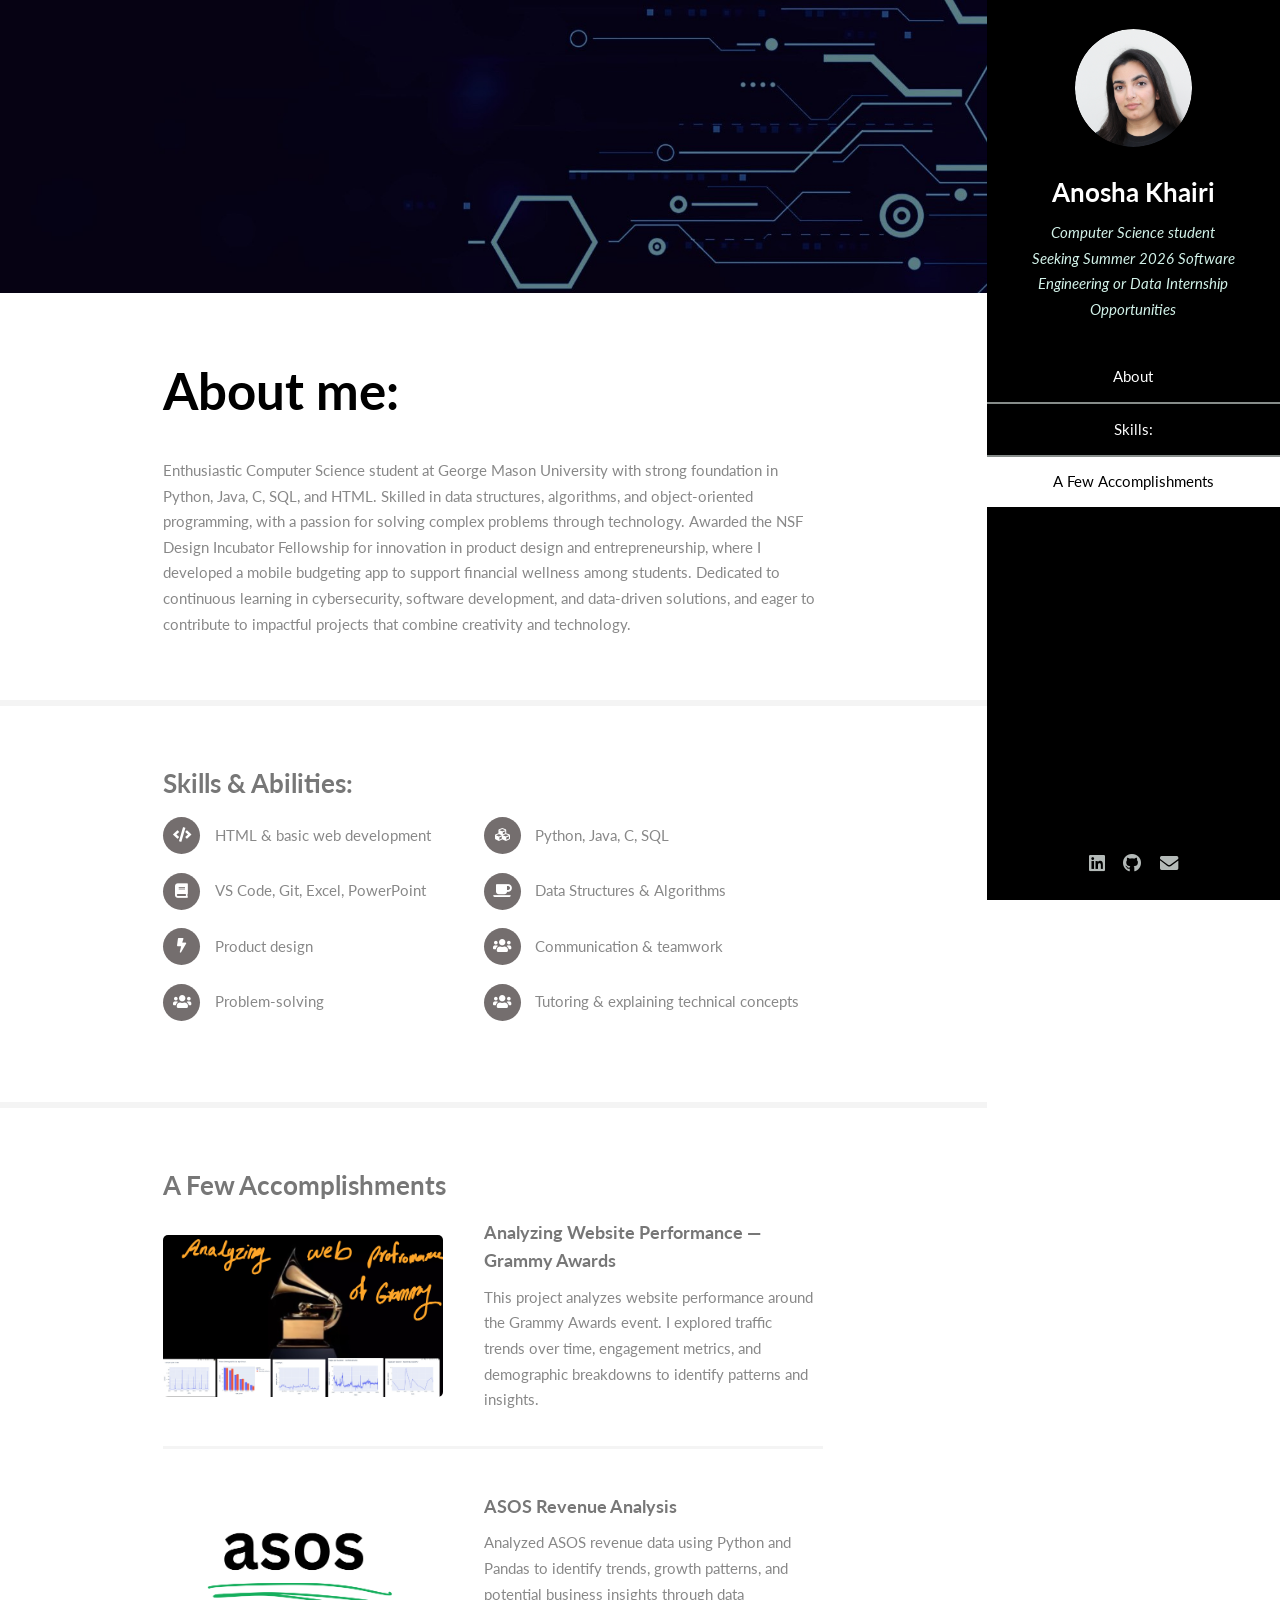
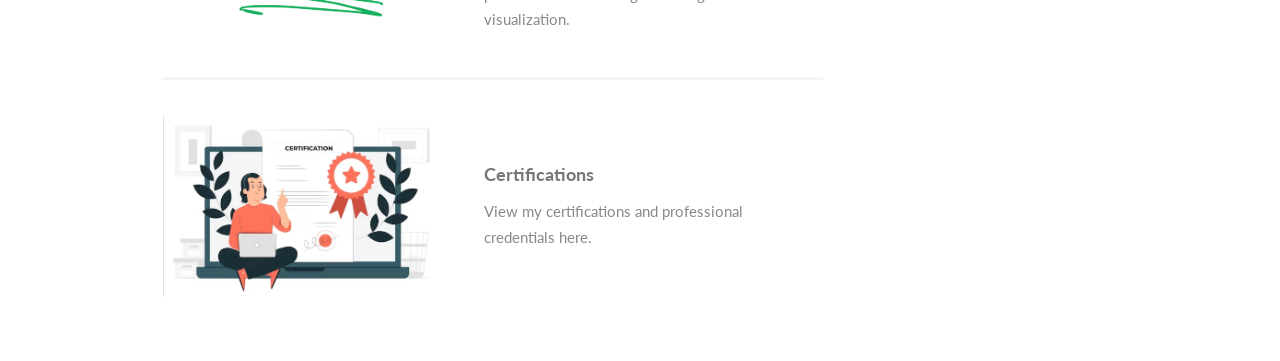
<file: index.html>
<!DOCTYPE HTML>

<html>
	<head>
		<title>Read Only by HTML5 UP</title>
		<meta charset="utf-8" />
		<meta name="viewport" content="width=device-width, initial-scale=1, user-scalable=no" />
		<link rel="stylesheet" href="assets/css/main.css" />
	</head>
	<body class="is-preload">

		<!-- Header -->
			<section id="header">
				<header>
					<span class="image avatar"><img src="images/avatar.jpg" alt="" /></span>
					<h1 id="logo"><a href="#">Anosha Khairi</a></h1>
					<p>Computer Science student<br />
					Seeking Summer 2026 Software Engineering or Data Internship Opportunities</p>
				</header>
				<nav id="nav">
					<ul>
						<li><a href="#main" class="active">About</a></li>
						<li><a href="#Skills">Skills: </a></li>
						<li><a href="#Accomplishments">A Few Accomplishments</a></li>
						
					</ul>
				</nav>
				<footer>
					<ul class="icons">
						<li><a href="https://www.linkedin.com/in/anosha-k-/" class="icon brands fa-linkedin"><span class="label">linkedin</span></a></li>
						<li><a href="https://github.com/Ankh20" class="icon brands fa-github"><span class="label">Github</span></a></li>
						<li><a href="mailto:Anosha.khairi.f@gmail.com" class="icon solid fa-envelope"><span class="label">Email</span></a></li>
					</ul>
				</footer>
			</section>

		<!-- Wrapper -->
			<div id="wrapper">

				<!-- Main -->
					<div id="main">

						<!-- One -->
							<section id="main">
								<div href = "https://limey.io/anoshakhairi"class="image main" data-position="center">
									<img src="images/banner.jpg" alt="" />
								</div>
								<div class="container">
									<header class="major">
										<h2>About me: </h2>
										
										
									</header>
									<p>Enthusiastic Computer Science student at George Mason University with strong foundation in Python, Java, C, SQL, and HTML. Skilled in data structures, algorithms, and object-oriented programming, with a passion for solving complex problems through technology. Awarded the NSF Design Incubator Fellowship for innovation in product design and entrepreneurship, where I developed a mobile budgeting app to support financial wellness among students. Dedicated to continuous learning in cybersecurity, software development, and data-driven solutions, and eager to contribute to impactful projects that combine creativity and technology.</p>
								</div>
							</section>

						<!-- Two -->
							<section id="Skills">
								<div class="container">
									<h3>Skills & Abilities: </h3>
									<ul class="feature-icons">
										<li class="icon solid fa-code">HTML & basic web development</li>
										<li class="icon solid fa-cubes">Python, Java, C, SQL</li>
										<li class="icon solid fa-book">VS Code, Git, Excel, PowerPoint</li>
										<li class="icon solid fa-coffee">Data Structures & Algorithms</li>
										<li class="icon solid fa-bolt">Product design</li>
										<li class="icon solid fa-users">Communication & teamwork</li>
										<li class="icon solid fa-users">Problem-solving</li>
										<li class="icon solid fa-users">Tutoring & explaining technical concepts</li>
									</ul>
								</div>
							</section>

						<!-- Three -->
							<section id="Accomplishments">
								<div class="container">
									<h3>A Few Accomplishments <br /> </h3>
									
									<div class="features">
										<article>
											<a href="projects/grammys-analysis.html" class="image"><img src="images/grammyWeb.png" alt="" /></a>
											<div class="inner">
												<h4>Analyzing Website Performance — Grammy Awards</h4>
												<p>This project analyzes website performance around the Grammy Awards event. I explored traffic trends over time, engagement metrics, and demographic breakdowns to identify patterns and insights.</p>
												</div>

										</article>
										
										<article>
											<a href="projects/asos-revenue-analysis.html" class="image"><img src="images/asosAnalysProj.png" alt=""></a>
											<div class="inner">
												<h4>ASOS Revenue Analysis</h4>
												<p> Analyzed ASOS revenue data using Python and Pandas to identify trends, growth patterns, and potential business insights through data visualization.</p>
											</div>
										</article>
										<article>
											<a href="projects/Certifications.html" class="image">
                                            <img src="images/Certifications.jpeg" alt="Certifications" />
                                            </a>
											<div class="inner">
												<h4>Certifications</h4>
												<p>View my certifications and professional credentials here.</p>
											</div>
										</article>
									</div>
								</div>
							</section>
					</div>
			</div>


		<!-- Scripts -->
			<script src="assets/js/jquery.min.js"></script>
			<script src="assets/js/jquery.scrollex.min.js"></script>
			<script src="assets/js/jquery.scrolly.min.js"></script>
			<script src="assets/js/browser.min.js"></script>
			<script src="assets/js/breakpoints.min.js"></script>
			<script src="assets/js/util.js"></script>
			<script src="assets/js/main.js"></script>

	</body>

</html>
</file>
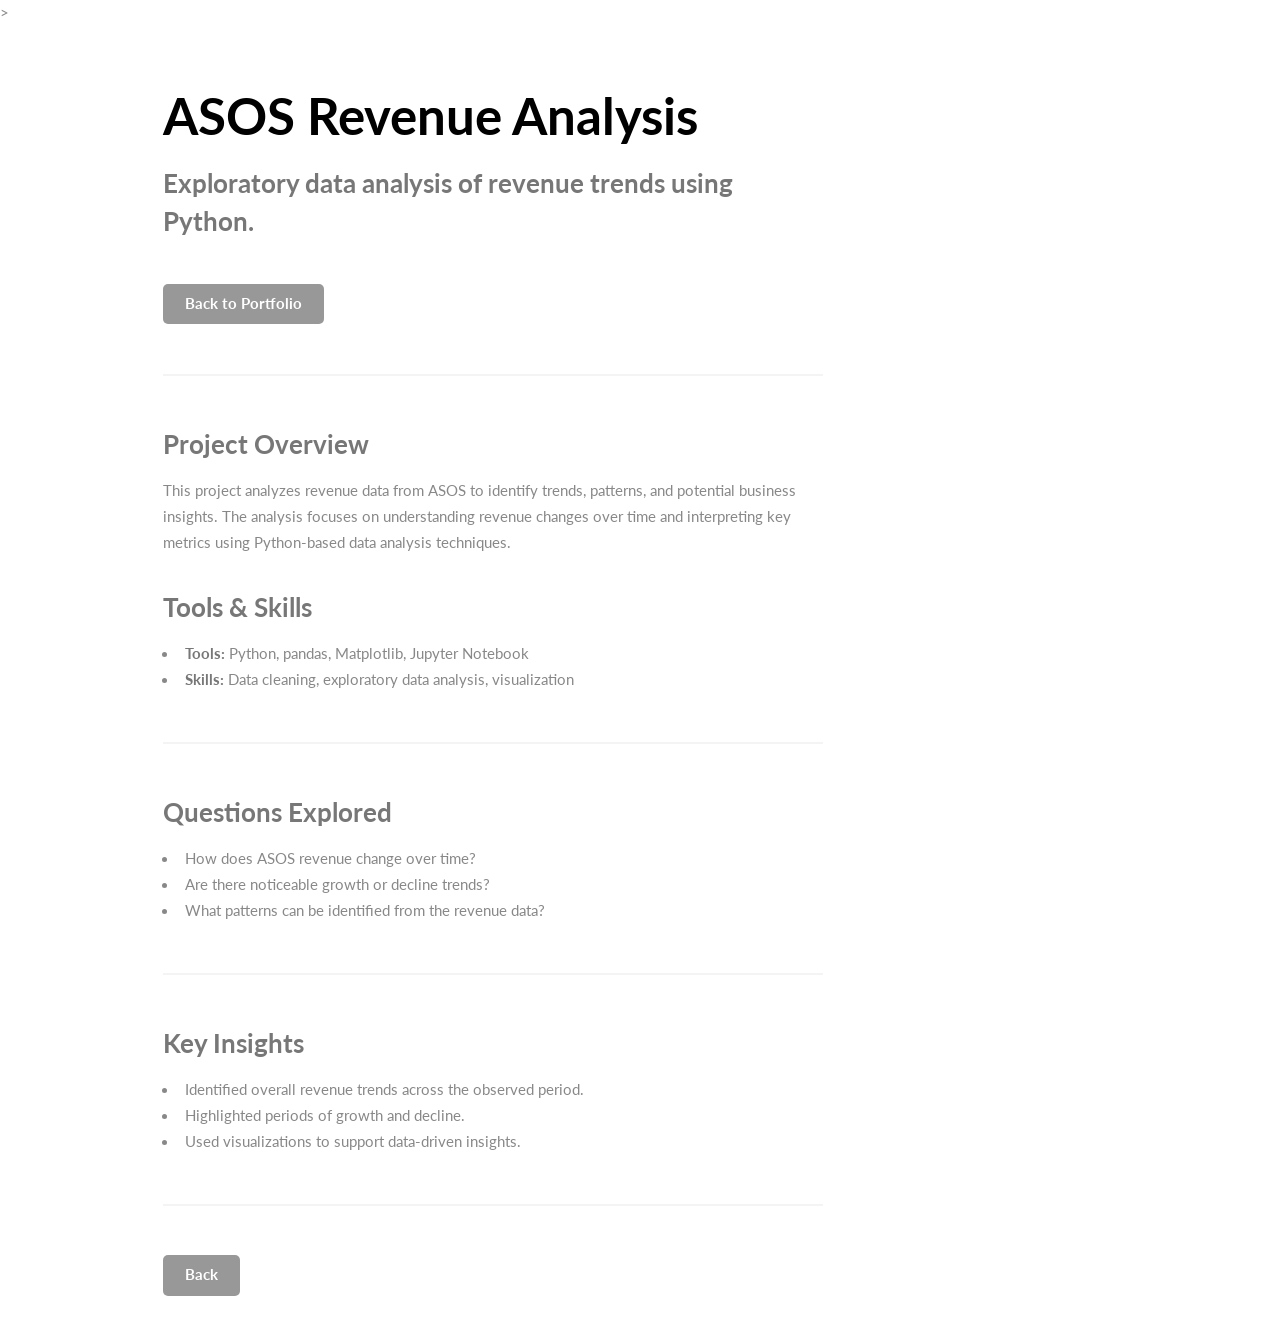
<file: projects/asos-revenue-analysis.html>
<!DOCTYPE HTML>
<html>
    <head>
        <title> ASOS Revenue Analysis | Anosha Khairi </title>>
        <meta charset="utf-8"/>
        <meta name = "viewport" content = "width = device-width, initial-scale =1 , user-scalable = no" />
        <link rel = "stylesheet" href = "../assets/css/main.css" />
    </head>

    <body class = "is-preload">
        <div id="wrapper">
            <div id = "main">
                <section class = "container" style = "padding-top: 3.5em;">

                    <header class = "major">
                        <h2>ASOS Revenue Analysis</h2>
                        <p>Exploratory data analysis of revenue trends using Python.</p>
                    </header>

                    <!---button-->
                    <ul class="actions">

                        <li>
                        <a class = "button"href = "../index.html#projects">
                            Back to Portfolio
                        </a>
                        </li>
                    </ul>

                    <hr class="major"/>

                    <h3> Project Overview</h3>
                    <p>This project analyzes revenue data from ASOS to identify trends,
                    patterns, and potential business insights. The analysis focuses on
                    understanding revenue changes over time and interpreting key metrics
                    using Python-based data analysis techniques.
                    </p>


                    <h3> Tools & Skills</h3>
                    <ul>
                        <li><strong>Tools: </strong> Python, pandas, Matplotlib, Jupyter Notebook</li>
                        <li><strong>Skills:</strong> Data cleaning, exploratory data analysis, visualization</li>
                    </ul>

                    <hr class="major" />

                    <h3> Questions Explored</h3>
                    <ul>
                        <li>How does ASOS revenue change over time?</li>
                        <li>Are there noticeable growth or decline trends?</li>
                        <li>What patterns can be identified from the revenue data?</li>
                    </ul>

                    <hr class="major" />


                    <h3>Key Insights</h3>
                    <ul>
                        <li>Identified overall revenue trends across the observed period.</li>
                        <li>Highlighted periods of growth and decline.</li>
                        <li>Used visualizations to support data-driven insights.</li>
                    </ul>

                    <hr class="major" >

                    <ul class="actions">


                        <li>
                            <a class = "button" href="../index.html#projects"> Back</a>
                        </li>
                    </ul>

                </section>
            </div>
        </div>
        <script src="../assets/js/jquery.min.js"></script>
        <script src="../assets/js/jquery.scrollex.min.js"></script>
        <script src="../assets/js/jquery.scrolly.min.js"></script>
        <script src="../assets/js/browser.min.js"></script>
        <script src="../assets/js/breakpoints.min.js"></script>
        <script src="../assets/js/util.js"></script>
        <script src="../assets/js/main.js"></script>
    </body>
</html>
</file>
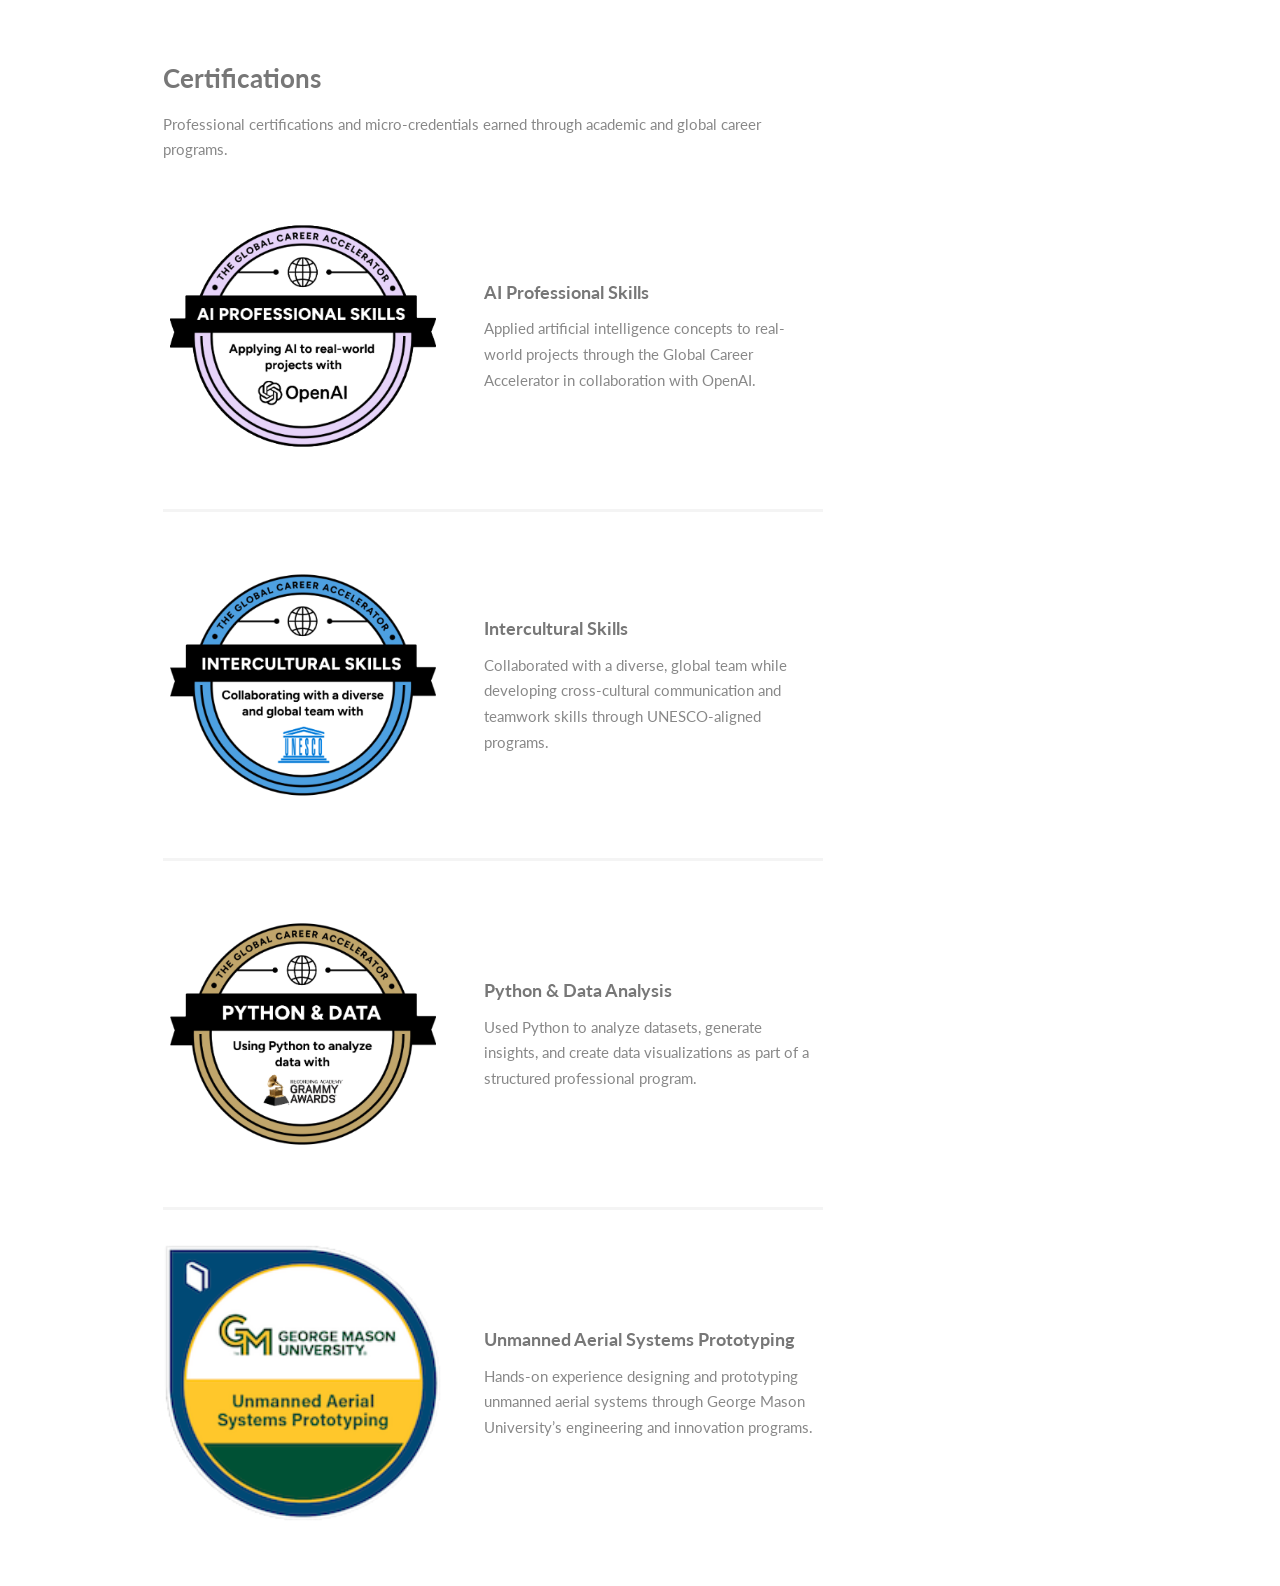
<file: projects/Certifications.html>
<!DOCTYPE HTML>
<html>
<head>
    <title>Certifications - Anosha Khairi</title>
    <meta charset="utf-8" />
    <meta name="viewport" content="width=device-width, initial-scale=1, user-scalable=no" />
    <link rel="stylesheet" href="../assets/css/main.css" />
</head>
<body class="is-preload">

    <div id="wrapper">
        <div id="main">
            <section id="three">
                <div class="container">
                    <h3>Certifications</h3>
                    <p>
                        Professional certifications and micro-credentials earned through academic
                        and global career programs.
                    </p>

                    <div class="features">

                        <article>
                            <span class="image">
                                <img src="../images/AIProfessional.png" alt="AI Professional Skills Certification" />
                            </span>
                            <div class="inner">
                                <h4>AI Professional Skills</h4>
                                <p>
                                    Applied artificial intelligence concepts to real-world projects
                                    through the Global Career Accelerator in collaboration with OpenAI.
                                </p>
                            </div>
                        </article>

                        <article>
                            <span class="image">
                                <img src="../images/InterculturalSkills.png" alt="Intercultural Skills Certification" />
                            </span>
                            <div class="inner">
                                <h4>Intercultural Skills</h4>
                                <p>
                                    Collaborated with a diverse, global team while developing
                                    cross-cultural communication and teamwork skills through UNESCO-aligned programs.
                                </p>
                            </div>
                        </article>

                        <article>
                            <span class="image">
                                <img src="../images/python&Data.png" alt="Python and Data Analysis Certification" />
                            </span>
                            <div class="inner">
                                <h4>Python &amp; Data Analysis</h4>
                                <p>
                                    Used Python to analyze datasets, generate insights, and create
                                    data visualizations as part of a structured professional program.
                                </p>
                            </div>
                        </article>

                        <article>
                            <span class="image">
                                <img src="../images/unmanned-aerial-systems-prototyping.png" alt="Unmanned Aerial Systems Prototyping Certification" />
                            </span>
                            <div class="inner">
                                <h4>Unmanned Aerial Systems Prototyping</h4>
                                <p>
                                    Hands-on experience designing and prototyping unmanned aerial systems
                                    through George Mason University’s engineering and innovation programs.
                                </p>
                            </div>
                        </article>

                    </div>
                </div>
            </section>
        </div>
    </div>

    <script src="../assets/js/jquery.min.js"></script>
    <script src="../assets/js/jquery.scrollex.min.js"></script>
    <script src="../assets/js/jquery.scrolly.min.js"></script>
    <script src="../assets/js/browser.min.js"></script>
    <script src="../assets/js/breakpoints.min.js"></script>
    <script src="../assets/js/util.js"></script>
    <script src="../assets/js/main.js"></script>

</body>
</html>
</file>
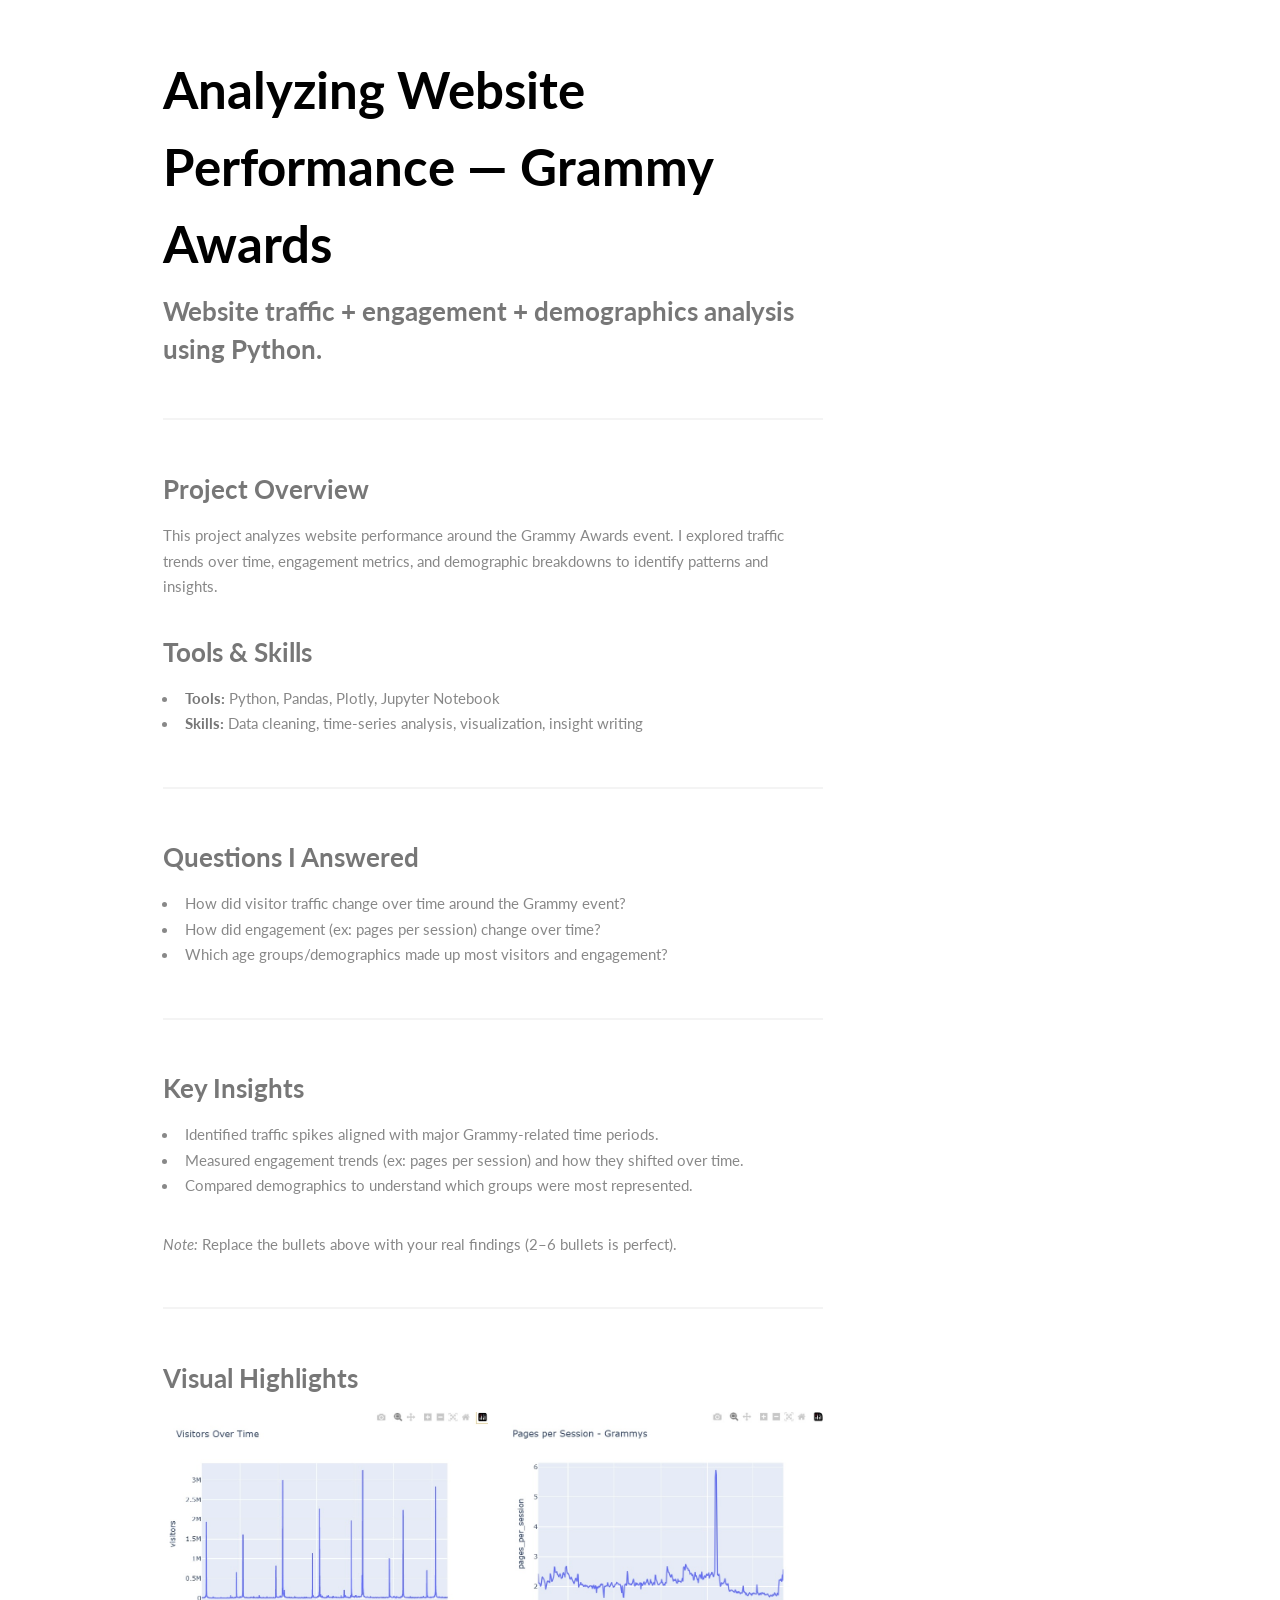
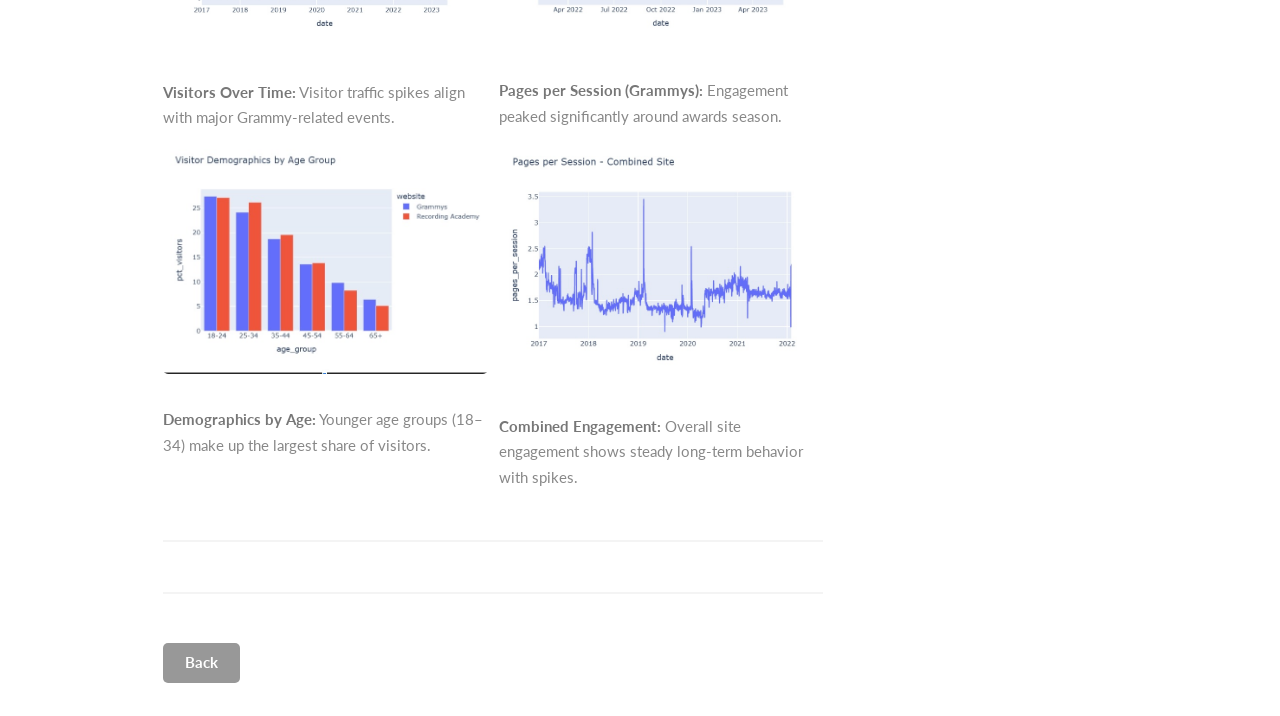
<file: projects/grammys-analysis.html>
<!DOCTYPE HTML>
<!--
  Project Detail Page (matches HTML5UP Read Only look)
-->
<html>
  <head>
    <title>Grammys Website Performance Analysis | Anosha Khairi</title>
    <meta charset="utf-8" />
    <meta name="viewport" content="width=device-width, initial-scale=1, user-scalable=no" />
    <!-- IMPORTANT: path goes up one level because this page is inside /projects/ -->
    <link rel="stylesheet" href="../assets/css/main.css" />
  </head>

  <body class="is-preload">
    <!-- Wrapper -->
    <div id="wrapper">

      <!-- Main -->
      <div id="main">
        <section class="container" style="padding-top: 3.5em;">
          <header class="major">
            <h2>Analyzing Website Performance — Grammy Awards</h2>
            <p>Website traffic + engagement + demographics analysis using Python.</p>
          </header>

          <!-- Quick buttons -->

          <hr class="major" />

          <!-- Overview -->
          <h3>Project Overview</h3>
          <p>
            This project analyzes website performance around the Grammy Awards event.
            I explored traffic trends over time, engagement metrics, and demographic breakdowns
            to identify patterns and insights.
          </p>

          <h3>Tools & Skills</h3>
          <ul>
            <li><strong>Tools:</strong> Python, Pandas, Plotly, Jupyter Notebook</li>
            <li><strong>Skills:</strong> Data cleaning, time-series analysis, visualization, insight writing</li>
          </ul>

          <hr class="major" />

          <!-- Questions -->
          <h3>Questions I Answered</h3>
          <ul>
            <li>How did visitor traffic change over time around the Grammy event?</li>
            <li>How did engagement (ex: pages per session) change over time?</li>
            <li>Which age groups/demographics made up most visitors and engagement?</li>
          </ul>

          <hr class="major" />

          <!-- Key Insights -->
          <h3>Key Insights</h3>
          <ul>
            <li>Identified traffic spikes aligned with major Grammy-related time periods.</li>
            <li>Measured engagement trends (ex: pages per session) and how they shifted over time.</li>
            <li>Compared demographics to understand which groups were most represented.</li>
          </ul>

          <p style="margin-top: 1em;">
            <em>Note:</em> Replace the bullets above with your real findings (2–6 bullets is perfect).
          </p>

          <hr class="major" />

          <!-- Screenshots / Visuals -->
          <h3>Visual Highlights</h3>
          <div class="row gtr-50 gtr-uniform">
            <div class="col-6 col-12-small">
              <span class="image fit">
                <img src="../images/visitorOvertime.jpg" alt="Visitors over time chart" />
              </span>
              <p><strong>Visitors Over Time:</strong> Visitor traffic spikes align with major Grammy-related events.</p>
            </div>

            <div class="col-6 col-12-small">
              <span class="image fit">
                <img src="../images/perSessionGrammy.jpg" alt="Pages per session - Grammys" />
              </span>
              <p><strong>Pages per Session (Grammys):</strong> Engagement peaked significantly around awards season.</p>
            </div>

            <div class="col-6 col-12-small">
              <span class="image fit">
                <img src="../images/visitorByAge.JPG" alt="Visitor demographics by age group" />
              </span>
              <p><strong>Demographics by Age:</strong> Younger age groups (18–34) make up the largest share of visitors.</p>
            </div>

            <div class="col-6 col-12-small">
              <span class="image fit">
                <img src="../images/perSessionCombined.jpg" alt="Pages per session - Combined site" />
              </span>
              <p><strong>Combined Engagement:</strong> Overall site engagement shows steady long-term behavior with spikes.</p>
            </div>
          </div>

          <hr class="major" />



          <hr class="major" />

          <!-- Footer buttons again -->
          <ul class="actions">
            </li>
            <li><a class="button" href="../index.html#projects">Back</a></li>
          </ul>

        </section>
      </div>
    </div>

    <!-- Scripts (same as template) -->
    <script src="../assets/js/jquery.min.js"></script>
    <script src="../assets/js/jquery.scrollex.min.js"></script>
    <script src="../assets/js/jquery.scrolly.min.js"></script>
    <script src="../assets/js/browser.min.js"></script>
    <script src="../assets/js/breakpoints.min.js"></script>
    <script src="../assets/js/util.js"></script>
    <script src="../assets/js/main.js"></script>
  </body>
</html>
</file>
<file: assets/css/main.css>
@import url("fontawesome-all.min.css");
@import url("https://fonts.googleapis.com/css?family=Lato:400,400italic,700,700italic|Source+Code+Pro:400");

/*
	Read Only by HTML5 UP
	html5up.net | @ajlkn
	Free for personal and commercial use under the CCA 3.0 license (html5up.net/license)
*/

html, body, div, span, applet, object,
iframe, h1, h2, h3, h4, h5, h6, p, blockquote,
pre, a, abbr, acronym, address, big, cite,
code, del, dfn, em, img, ins, kbd, q, s, samp,
small, strike, strong, sub, sup, tt, var, b,
u, i, center, dl, dt, dd, ol, ul, li, fieldset,
form, label, legend, table, caption, tbody,
tfoot, thead, tr, th, td, article, aside,
canvas, details, embed, figure, figcaption,
footer, header, hgroup, menu, nav, output, ruby,
section, summary, time, mark, audio, video {
	margin: 0;
	padding: 0;
	border: 0;
	font-size: 100%;
	font: inherit;
	vertical-align: baseline;}

article, aside, details, figcaption, figure,
footer, header, hgroup, menu, nav, section {
	display: block;}

body {
	line-height: 1;
}

ol, ul {
	list-style: none;
}

blockquote, q {
	quotes: none;
}

	blockquote:before, blockquote:after, q:before, q:after {
		content: '';
		content: none;
	}

table {
	border-collapse: collapse;
	border-spacing: 0;
}

body {
	-webkit-text-size-adjust: none;
}

mark {
	background-color: transparent;
	color: inherit;
}

input::-moz-focus-inner {
	border: 0;
	padding: 0;
}

input, select, textarea {
	-moz-appearance: none;
	-webkit-appearance: none;
	-ms-appearance: none;
	appearance: none;
}

/* Basic */

	html {
		box-sizing: border-box;
	}

	*, *:before, *:after {
		box-sizing: inherit;
	}

	body {
		background: #fff;
	}

		body.is-preload *, body.is-preload *:before, body.is-preload *:after {
			-moz-animation: none !important;
			-webkit-animation: none !important;
			-ms-animation: none !important;
			animation: none !important;
			-moz-transition: none !important;
			-webkit-transition: none !important;
			-ms-transition: none !important;
			transition: none !important;
		}

	body, input, select, textarea {
		color: #888;
		font-family: "Lato", sans-serif;
		font-size: 16pt;
		font-weight: 400;
		line-height: 1.75em;
	}

	a {
		-moz-transition: color 0.2s ease-in-out, border-color 0.2s ease-in-out;
		-webkit-transition: color 0.2s ease-in-out, border-color 0.2s ease-in-out;
		-ms-transition: color 0.2s ease-in-out, border-color 0.2s ease-in-out;
		transition: color 0.2s ease-in-out, border-color 0.2s ease-in-out;
		border-bottom: solid 1px #e4e4e4;
		color: inherit;
		text-decoration: none;
	}

		a:hover {
			border-bottom-color: transparent;
			color: #000000 !important;
		}

	strong, b {
		color: #777;
		font-weight: 700;
	}

	em, i {
		font-style: italic;
	}

	p {
		margin: 0 0 2.25em 0;
	}

	h1, h2, h3, h4, h5, h6 {
		color: #777;
		font-weight: 700;
		line-height: 1em;
		margin: 0 0 0.5625em 0;
	}

		h1 a, h2 a, h3 a, h4 a, h5 a, h6 a {
			border: 0;
			color: inherit;
			text-decoration: none;
		}

	h2 {
		font-size: 2em;
		line-height: 1.5em;
	}

	h3 {
		font-size: 1.75em;
		line-height: 1.5em;
	}

	h4 {
		font-size: 1.25em;
		line-height: 1.5em;
	}

	h5 {
		font-size: 0.9em;
		line-height: 1.5em;
	}

	h6 {
		font-size: 0.7em;
		line-height: 1.5em;
	}

	sub {
		font-size: 0.8em;
		position: relative;
		top: 0.5em;
	}

	sup {
		font-size: 0.8em;
		position: relative;
		top: -0.5em;
	}

	hr {
		border: 0;
		border-bottom: solid 2px #f4f4f4;
		margin: 2.25em 0;
	}

		hr.major {
			margin: 3.375em 0;
		}

	blockquote {
		border-left: solid 8px #e4e4e4;
		font-style: italic;
		margin: 0 0 2.25em 0;
		padding: 0.5em 0 0.5em 2em;
	}

	code {
		background: #555;
		border-radius: 5px;
		color: #fff;
		font-family: "Source Code Pro", monospace;
		font-size: 0.9em;
		margin: 0 0.25em;
		padding: 0.25em 0.65em;
	}

	pre {
		font-family: "Source Code Pro", monospace;
		font-size: 0.9em;
		margin: 0 0 2.25em 0;
	}

		pre code {
			-webkit-overflow-scrolling: touch;
			display: block;
			line-height: 1.5em;
			overflow-x: auto;
			padding: 1em 1.5em;
		}

	.align-left {
		text-align: left;
	}

	.align-center {
		text-align: center;
	}

	.align-right {
		text-align: right;
	}

/* Row */

	.row {
		display: flex;
		flex-wrap: wrap;
		box-sizing: border-box;
		align-items: stretch;
	}

		.row > * {
			box-sizing: border-box;
		}

		.row.gtr-uniform > * > :last-child {
			margin-bottom: 0;
		}

		.row.aln-left {
			justify-content: flex-start;
		}

		.row.aln-center {
			justify-content: center;
		}

		.row.aln-right {
			justify-content: flex-end;
		}

		.row.aln-top {
			align-items: flex-start;
		}

		.row.aln-middle {
			align-items: center;
		}

		.row.aln-bottom {
			align-items: flex-end;
		}

		.row > .imp {
			order: -1;
		}

		.row > .col-1 {
			width: 8.33333%;
		}

		.row > .off-1 {
			margin-left: 8.33333%;
		}

		.row > .col-2 {
			width: 16.66667%;
		}

		.row > .off-2 {
			margin-left: 16.66667%;
		}

		.row > .col-3 {
			width: 25%;
		}

		.row > .off-3 {
			margin-left: 25%;
		}

		.row > .col-4 {
			width: 33.33333%;
		}

		.row > .off-4 {
			margin-left: 33.33333%;
		}

		.row > .col-5 {
			width: 41.66667%;
		}

		.row > .off-5 {
			margin-left: 41.66667%;
		}

		.row > .col-6 {
			width: 50%;
		}

		.row > .off-6 {
			margin-left: 50%;
		}

		.row > .col-7 {
			width: 58.33333%;
		}

		.row > .off-7 {
			margin-left: 58.33333%;
		}

		.row > .col-8 {
			width: 66.66667%;
		}

		.row > .off-8 {
			margin-left: 66.66667%;
		}

		.row > .col-9 {
			width: 75%;
		}

		.row > .off-9 {
			margin-left: 75%;
		}

		.row > .col-10 {
			width: 83.33333%;
		}

		.row > .off-10 {
			margin-left: 83.33333%;
		}

		.row > .col-11 {
			width: 91.66667%;
		}

		.row > .off-11 {
			margin-left: 91.66667%;
		}

		.row > .col-12 {
			width: 100%;
		}

		.row > .off-12 {
			margin-left: 100%;
		}

		.row.gtr-0 {
			margin-top: 0;
			margin-left: 0em;
		}

			.row.gtr-0 > * {
				padding: 0 0 0 0em;
			}

			.row.gtr-0.gtr-uniform {
				margin-top: 0em;
			}

				.row.gtr-0.gtr-uniform > * {
					padding-top: 0em;
				}

		.row.gtr-25 {
			margin-top: 0;
			margin-left: -0.5em;
		}

			.row.gtr-25 > * {
				padding: 0 0 0 0.5em;
			}

			.row.gtr-25.gtr-uniform {
				margin-top: -0.5em;
			}

				.row.gtr-25.gtr-uniform > * {
					padding-top: 0.5em;
				}

		.row.gtr-50 {
			margin-top: 0;
			margin-left: -1em;
		}

			.row.gtr-50 > * {
				padding: 0 0 0 1em;
			}

			.row.gtr-50.gtr-uniform {
				margin-top: -1em;
			}

				.row.gtr-50.gtr-uniform > * {
					padding-top: 1em;
				}

		.row {
			margin-top: 0;
			margin-left: -2em;
		}

			.row > * {
				padding: 0 0 0 2em;
			}

			.row.gtr-uniform {
				margin-top: -2em;
			}

				.row.gtr-uniform > * {
					padding-top: 2em;
				}

		.row.gtr-150 {
			margin-top: 0;
			margin-left: -3em;
		}

			.row.gtr-150 > * {
				padding: 0 0 0 3em;
			}

			.row.gtr-150.gtr-uniform {
				margin-top: -3em;
			}

				.row.gtr-150.gtr-uniform > * {
					padding-top: 3em;
				}

		.row.gtr-200 {
			margin-top: 0;
			margin-left: -4em;
		}

			.row.gtr-200 > * {
				padding: 0 0 0 4em;
			}

			.row.gtr-200.gtr-uniform {
				margin-top: -4em;
			}

				.row.gtr-200.gtr-uniform > * {
					padding-top: 4em;
				}

		@media screen and (max-width: 1680px) {

			.row {
				display: flex;
				flex-wrap: wrap;
				box-sizing: border-box;
				align-items: stretch;
			}

				.row > * {
					box-sizing: border-box;
				}

				.row.gtr-uniform > * > :last-child {
					margin-bottom: 0;
				}

				.row.aln-left {
					justify-content: flex-start;
				}

				.row.aln-center {
					justify-content: center;
				}

				.row.aln-right {
					justify-content: flex-end;
				}

				.row.aln-top {
					align-items: flex-start;
				}

				.row.aln-middle {
					align-items: center;
				}

				.row.aln-bottom {
					align-items: flex-end;
				}

				.row > .imp-xlarge {
					order: -1;
				}

				.row > .col-1-xlarge {
					width: 8.33333%;
				}

				.row > .off-1-xlarge {
					margin-left: 8.33333%;
				}

				.row > .col-2-xlarge {
					width: 16.66667%;
				}

				.row > .off-2-xlarge {
					margin-left: 16.66667%;
				}

				.row > .col-3-xlarge {
					width: 25%;
				}

				.row > .off-3-xlarge {
					margin-left: 25%;
				}

				.row > .col-4-xlarge {
					width: 33.33333%;
				}

				.row > .off-4-xlarge {
					margin-left: 33.33333%;
				}

				.row > .col-5-xlarge {
					width: 41.66667%;
				}

				.row > .off-5-xlarge {
					margin-left: 41.66667%;
				}

				.row > .col-6-xlarge {
					width: 50%;
				}

				.row > .off-6-xlarge {
					margin-left: 50%;
				}

				.row > .col-7-xlarge {
					width: 58.33333%;
				}

				.row > .off-7-xlarge {
					margin-left: 58.33333%;
				}

				.row > .col-8-xlarge {
					width: 66.66667%;
				}

				.row > .off-8-xlarge {
					margin-left: 66.66667%;
				}

				.row > .col-9-xlarge {
					width: 75%;
				}

				.row > .off-9-xlarge {
					margin-left: 75%;
				}

				.row > .col-10-xlarge {
					width: 83.33333%;
				}

				.row > .off-10-xlarge {
					margin-left: 83.33333%;
				}

				.row > .col-11-xlarge {
					width: 91.66667%;
				}

				.row > .off-11-xlarge {
					margin-left: 91.66667%;
				}

				.row > .col-12-xlarge {
					width: 100%;
				}

				.row > .off-12-xlarge {
					margin-left: 100%;
				}

				.row.gtr-0 {
					margin-top: 0;
					margin-left: 0em;
				}

					.row.gtr-0 > * {
						padding: 0 0 0 0em;
					}

					.row.gtr-0.gtr-uniform {
						margin-top: 0em;
					}

						.row.gtr-0.gtr-uniform > * {
							padding-top: 0em;
						}

				.row.gtr-25 {
					margin-top: 0;
					margin-left: -0.5em;
				}

					.row.gtr-25 > * {
						padding: 0 0 0 0.5em;
					}

					.row.gtr-25.gtr-uniform {
						margin-top: -0.5em;
					}

						.row.gtr-25.gtr-uniform > * {
							padding-top: 0.5em;
						}

				.row.gtr-50 {
					margin-top: 0;
					margin-left: -1em;
				}

					.row.gtr-50 > * {
						padding: 0 0 0 1em;
					}

					.row.gtr-50.gtr-uniform {
						margin-top: -1em;
					}

						.row.gtr-50.gtr-uniform > * {
							padding-top: 1em;
						}

				.row {
					margin-top: 0;
					margin-left: -2em;
				}

					.row > * {
						padding: 0 0 0 2em;
					}

					.row.gtr-uniform {
						margin-top: -2em;
					}

						.row.gtr-uniform > * {
							padding-top: 2em;
						}

				.row.gtr-150 {
					margin-top: 0;
					margin-left: -3em;
				}

					.row.gtr-150 > * {
						padding: 0 0 0 3em;
					}

					.row.gtr-150.gtr-uniform {
						margin-top: -3em;
					}

						.row.gtr-150.gtr-uniform > * {
							padding-top: 3em;
						}

				.row.gtr-200 {
					margin-top: 0;
					margin-left: -4em;
				}

					.row.gtr-200 > * {
						padding: 0 0 0 4em;
					}

					.row.gtr-200.gtr-uniform {
						margin-top: -4em;
					}

						.row.gtr-200.gtr-uniform > * {
							padding-top: 4em;
						}

		}

		@media screen and (max-width: 1280px) {

			.row {
				display: flex;
				flex-wrap: wrap;
				box-sizing: border-box;
				align-items: stretch;
			}

				.row > * {
					box-sizing: border-box;
				}

				.row.gtr-uniform > * > :last-child {
					margin-bottom: 0;
				}

				.row.aln-left {
					justify-content: flex-start;
				}

				.row.aln-center {
					justify-content: center;
				}

				.row.aln-right {
					justify-content: flex-end;
				}

				.row.aln-top {
					align-items: flex-start;
				}

				.row.aln-middle {
					align-items: center;
				}

				.row.aln-bottom {
					align-items: flex-end;
				}

				.row > .imp-large {
					order: -1;
				}

				.row > .col-1-large {
					width: 8.33333%;
				}

				.row > .off-1-large {
					margin-left: 8.33333%;
				}

				.row > .col-2-large {
					width: 16.66667%;
				}

				.row > .off-2-large {
					margin-left: 16.66667%;
				}

				.row > .col-3-large {
					width: 25%;
				}

				.row > .off-3-large {
					margin-left: 25%;
				}

				.row > .col-4-large {
					width: 33.33333%;
				}

				.row > .off-4-large {
					margin-left: 33.33333%;
				}

				.row > .col-5-large {
					width: 41.66667%;
				}

				.row > .off-5-large {
					margin-left: 41.66667%;
				}

				.row > .col-6-large {
					width: 50%;
				}

				.row > .off-6-large {
					margin-left: 50%;
				}

				.row > .col-7-large {
					width: 58.33333%;
				}

				.row > .off-7-large {
					margin-left: 58.33333%;
				}

				.row > .col-8-large {
					width: 66.66667%;
				}

				.row > .off-8-large {
					margin-left: 66.66667%;
				}

				.row > .col-9-large {
					width: 75%;
				}

				.row > .off-9-large {
					margin-left: 75%;
				}

				.row > .col-10-large {
					width: 83.33333%;
				}

				.row > .off-10-large {
					margin-left: 83.33333%;
				}

				.row > .col-11-large {
					width: 91.66667%;
				}

				.row > .off-11-large {
					margin-left: 91.66667%;
				}

				.row > .col-12-large {
					width: 100%;
				}

				.row > .off-12-large {
					margin-left: 100%;
				}

				.row.gtr-0 {
					margin-top: 0;
					margin-left: 0em;
				}

					.row.gtr-0 > * {
						padding: 0 0 0 0em;
					}

					.row.gtr-0.gtr-uniform {
						margin-top: 0em;
					}

						.row.gtr-0.gtr-uniform > * {
							padding-top: 0em;
						}

				.row.gtr-25 {
					margin-top: 0;
					margin-left: -0.375em;
				}

					.row.gtr-25 > * {
						padding: 0 0 0 0.375em;
					}

					.row.gtr-25.gtr-uniform {
						margin-top: -0.375em;
					}

						.row.gtr-25.gtr-uniform > * {
							padding-top: 0.375em;
						}

				.row.gtr-50 {
					margin-top: 0;
					margin-left: -0.75em;
				}

					.row.gtr-50 > * {
						padding: 0 0 0 0.75em;
					}

					.row.gtr-50.gtr-uniform {
						margin-top: -0.75em;
					}

						.row.gtr-50.gtr-uniform > * {
							padding-top: 0.75em;
						}

				.row {
					margin-top: 0;
					margin-left: -1.5em;
				}

					.row > * {
						padding: 0 0 0 1.5em;
					}

					.row.gtr-uniform {
						margin-top: -1.5em;
					}

						.row.gtr-uniform > * {
							padding-top: 1.5em;
						}

				.row.gtr-150 {
					margin-top: 0;
					margin-left: -2.25em;
				}

					.row.gtr-150 > * {
						padding: 0 0 0 2.25em;
					}

					.row.gtr-150.gtr-uniform {
						margin-top: -2.25em;
					}

						.row.gtr-150.gtr-uniform > * {
							padding-top: 2.25em;
						}

				.row.gtr-200 {
					margin-top: 0;
					margin-left: -3em;
				}

					.row.gtr-200 > * {
						padding: 0 0 0 3em;
					}

					.row.gtr-200.gtr-uniform {
						margin-top: -3em;
					}

						.row.gtr-200.gtr-uniform > * {
							padding-top: 3em;
						}

		}

		@media screen and (max-width: 1024px) {

			.row {
				display: flex;
				flex-wrap: wrap;
				box-sizing: border-box;
				align-items: stretch;
			}

				.row > * {
					box-sizing: border-box;
				}

				.row.gtr-uniform > * > :last-child {
					margin-bottom: 0;
				}

				.row.aln-left {
					justify-content: flex-start;
				}

				.row.aln-center {
					justify-content: center;
				}

				.row.aln-right {
					justify-content: flex-end;
				}

				.row.aln-top {
					align-items: flex-start;
				}

				.row.aln-middle {
					align-items: center;
				}

				.row.aln-bottom {
					align-items: flex-end;
				}

				.row > .imp-medium {
					order: -1;
				}

				.row > .col-1-medium {
					width: 8.33333%;
				}

				.row > .off-1-medium {
					margin-left: 8.33333%;
				}

				.row > .col-2-medium {
					width: 16.66667%;
				}

				.row > .off-2-medium {
					margin-left: 16.66667%;
				}

				.row > .col-3-medium {
					width: 25%;
				}

				.row > .off-3-medium {
					margin-left: 25%;
				}

				.row > .col-4-medium {
					width: 33.33333%;
				}

				.row > .off-4-medium {
					margin-left: 33.33333%;
				}

				.row > .col-5-medium {
					width: 41.66667%;
				}

				.row > .off-5-medium {
					margin-left: 41.66667%;
				}

				.row > .col-6-medium {
					width: 50%;
				}

				.row > .off-6-medium {
					margin-left: 50%;
				}

				.row > .col-7-medium {
					width: 58.33333%;
				}

				.row > .off-7-medium {
					margin-left: 58.33333%;
				}

				.row > .col-8-medium {
					width: 66.66667%;
				}

				.row > .off-8-medium {
					margin-left: 66.66667%;
				}

				.row > .col-9-medium {
					width: 75%;
				}

				.row > .off-9-medium {
					margin-left: 75%;
				}

				.row > .col-10-medium {
					width: 83.33333%;
				}

				.row > .off-10-medium {
					margin-left: 83.33333%;
				}

				.row > .col-11-medium {
					width: 91.66667%;
				}

				.row > .off-11-medium {
					margin-left: 91.66667%;
				}

				.row > .col-12-medium {
					width: 100%;
				}

				.row > .off-12-medium {
					margin-left: 100%;
				}

				.row.gtr-0 {
					margin-top: 0;
					margin-left: 0em;
				}

					.row.gtr-0 > * {
						padding: 0 0 0 0em;
					}

					.row.gtr-0.gtr-uniform {
						margin-top: 0em;
					}

						.row.gtr-0.gtr-uniform > * {
							padding-top: 0em;
						}

				.row.gtr-25 {
					margin-top: 0;
					margin-left: -0.375em;
				}

					.row.gtr-25 > * {
						padding: 0 0 0 0.375em;
					}

					.row.gtr-25.gtr-uniform {
						margin-top: -0.375em;
					}

						.row.gtr-25.gtr-uniform > * {
							padding-top: 0.375em;
						}

				.row.gtr-50 {
					margin-top: 0;
					margin-left: -0.75em;
				}

					.row.gtr-50 > * {
						padding: 0 0 0 0.75em;
					}

					.row.gtr-50.gtr-uniform {
						margin-top: -0.75em;
					}

						.row.gtr-50.gtr-uniform > * {
							padding-top: 0.75em;
						}

				.row {
					margin-top: 0;
					margin-left: -1.5em;
				}

					.row > * {
						padding: 0 0 0 1.5em;
					}

					.row.gtr-uniform {
						margin-top: -1.5em;
					}

						.row.gtr-uniform > * {
							padding-top: 1.5em;
						}

				.row.gtr-150 {
					margin-top: 0;
					margin-left: -2.25em;
				}

					.row.gtr-150 > * {
						padding: 0 0 0 2.25em;
					}

					.row.gtr-150.gtr-uniform {
						margin-top: -2.25em;
					}

						.row.gtr-150.gtr-uniform > * {
							padding-top: 2.25em;
						}

				.row.gtr-200 {
					margin-top: 0;
					margin-left: -3em;
				}

					.row.gtr-200 > * {
						padding: 0 0 0 3em;
					}

					.row.gtr-200.gtr-uniform {
						margin-top: -3em;
					}

						.row.gtr-200.gtr-uniform > * {
							padding-top: 3em;
						}

		}

		@media screen and (max-width: 736px) {

			.row {
				display: flex;
				flex-wrap: wrap;
				box-sizing: border-box;
				align-items: stretch;
			}

				.row > * {
					box-sizing: border-box;
				}

				.row.gtr-uniform > * > :last-child {
					margin-bottom: 0;
				}

				.row.aln-left {
					justify-content: flex-start;
				}

				.row.aln-center {
					justify-content: center;
				}

				.row.aln-right {
					justify-content: flex-end;
				}

				.row.aln-top {
					align-items: flex-start;
				}

				.row.aln-middle {
					align-items: center;
				}

				.row.aln-bottom {
					align-items: flex-end;
				}

				.row > .imp-small {
					order: -1;
				}

				.row > .col-1-small {
					width: 8.33333%;
				}

				.row > .off-1-small {
					margin-left: 8.33333%;
				}

				.row > .col-2-small {
					width: 16.66667%;
				}

				.row > .off-2-small {
					margin-left: 16.66667%;
				}

				.row > .col-3-small {
					width: 25%;
				}

				.row > .off-3-small {
					margin-left: 25%;
				}

				.row > .col-4-small {
					width: 33.33333%;
				}

				.row > .off-4-small {
					margin-left: 33.33333%;
				}

				.row > .col-5-small {
					width: 41.66667%;
				}

				.row > .off-5-small {
					margin-left: 41.66667%;
				}

				.row > .col-6-small {
					width: 50%;
				}

				.row > .off-6-small {
					margin-left: 50%;
				}

				.row > .col-7-small {
					width: 58.33333%;
				}

				.row > .off-7-small {
					margin-left: 58.33333%;
				}

				.row > .col-8-small {
					width: 66.66667%;
				}

				.row > .off-8-small {
					margin-left: 66.66667%;
				}

				.row > .col-9-small {
					width: 75%;
				}

				.row > .off-9-small {
					margin-left: 75%;
				}

				.row > .col-10-small {
					width: 83.33333%;
				}

				.row > .off-10-small {
					margin-left: 83.33333%;
				}

				.row > .col-11-small {
					width: 91.66667%;
				}

				.row > .off-11-small {
					margin-left: 91.66667%;
				}

				.row > .col-12-small {
					width: 100%;
				}

				.row > .off-12-small {
					margin-left: 100%;
				}

				.row.gtr-0 {
					margin-top: 0;
					margin-left: 0em;
				}

					.row.gtr-0 > * {
						padding: 0 0 0 0em;
					}

					.row.gtr-0.gtr-uniform {
						margin-top: 0em;
					}

						.row.gtr-0.gtr-uniform > * {
							padding-top: 0em;
						}

				.row.gtr-25 {
					margin-top: 0;
					margin-left: -0.3125em;
				}

					.row.gtr-25 > * {
						padding: 0 0 0 0.3125em;
					}

					.row.gtr-25.gtr-uniform {
						margin-top: -0.3125em;
					}

						.row.gtr-25.gtr-uniform > * {
							padding-top: 0.3125em;
						}

				.row.gtr-50 {
					margin-top: 0;
					margin-left: -0.625em;
				}

					.row.gtr-50 > * {
						padding: 0 0 0 0.625em;
					}

					.row.gtr-50.gtr-uniform {
						margin-top: -0.625em;
					}

						.row.gtr-50.gtr-uniform > * {
							padding-top: 0.625em;
						}

				.row {
					margin-top: 0;
					margin-left: -1.25em;
				}

					.row > * {
						padding: 0 0 0 1.25em;
					}

					.row.gtr-uniform {
						margin-top: -1.25em;
					}

						.row.gtr-uniform > * {
							padding-top: 1.25em;
						}

				.row.gtr-150 {
					margin-top: 0;
					margin-left: -1.875em;
				}

					.row.gtr-150 > * {
						padding: 0 0 0 1.875em;
					}

					.row.gtr-150.gtr-uniform {
						margin-top: -1.875em;
					}

						.row.gtr-150.gtr-uniform > * {
							padding-top: 1.875em;
						}

				.row.gtr-200 {
					margin-top: 0;
					margin-left: -2.5em;
				}

					.row.gtr-200 > * {
						padding: 0 0 0 2.5em;
					}

					.row.gtr-200.gtr-uniform {
						margin-top: -2.5em;
					}

						.row.gtr-200.gtr-uniform > * {
							padding-top: 2.5em;
						}

		}

		@media screen and (max-width: 480px) {

			.row {
				display: flex;
				flex-wrap: wrap;
				box-sizing: border-box;
				align-items: stretch;
			}

				.row > * {
					box-sizing: border-box;
				}

				.row.gtr-uniform > * > :last-child {
					margin-bottom: 0;
				}

				.row.aln-left {
					justify-content: flex-start;
				}

				.row.aln-center {
					justify-content: center;
				}

				.row.aln-right {
					justify-content: flex-end;
				}

				.row.aln-top {
					align-items: flex-start;
				}

				.row.aln-middle {
					align-items: center;
				}

				.row.aln-bottom {
					align-items: flex-end;
				}

				.row > .imp-xsmall {
					order: -1;
				}

				.row > .col-1-xsmall {
					width: 8.33333%;
				}

				.row > .off-1-xsmall {
					margin-left: 8.33333%;
				}

				.row > .col-2-xsmall {
					width: 16.66667%;
				}

				.row > .off-2-xsmall {
					margin-left: 16.66667%;
				}

				.row > .col-3-xsmall {
					width: 25%;
				}

				.row > .off-3-xsmall {
					margin-left: 25%;
				}

				.row > .col-4-xsmall {
					width: 33.33333%;
				}

				.row > .off-4-xsmall {
					margin-left: 33.33333%;
				}

				.row > .col-5-xsmall {
					width: 41.66667%;
				}

				.row > .off-5-xsmall {
					margin-left: 41.66667%;
				}

				.row > .col-6-xsmall {
					width: 50%;
				}

				.row > .off-6-xsmall {
					margin-left: 50%;
				}

				.row > .col-7-xsmall {
					width: 58.33333%;
				}

				.row > .off-7-xsmall {
					margin-left: 58.33333%;
				}

				.row > .col-8-xsmall {
					width: 66.66667%;
				}

				.row > .off-8-xsmall {
					margin-left: 66.66667%;
				}

				.row > .col-9-xsmall {
					width: 75%;
				}

				.row > .off-9-xsmall {
					margin-left: 75%;
				}

				.row > .col-10-xsmall {
					width: 83.33333%;
				}

				.row > .off-10-xsmall {
					margin-left: 83.33333%;
				}

				.row > .col-11-xsmall {
					width: 91.66667%;
				}

				.row > .off-11-xsmall {
					margin-left: 91.66667%;
				}

				.row > .col-12-xsmall {
					width: 100%;
				}

				.row > .off-12-xsmall {
					margin-left: 100%;
				}

				.row.gtr-0 {
					margin-top: 0;
					margin-left: 0em;
				}

					.row.gtr-0 > * {
						padding: 0 0 0 0em;
					}

					.row.gtr-0.gtr-uniform {
						margin-top: 0em;
					}

						.row.gtr-0.gtr-uniform > * {
							padding-top: 0em;
						}

				.row.gtr-25 {
					margin-top: 0;
					margin-left: -0.3125em;
				}

					.row.gtr-25 > * {
						padding: 0 0 0 0.3125em;
					}

					.row.gtr-25.gtr-uniform {
						margin-top: -0.3125em;
					}

						.row.gtr-25.gtr-uniform > * {
							padding-top: 0.3125em;
						}

				.row.gtr-50 {
					margin-top: 0;
					margin-left: -0.625em;
				}

					.row.gtr-50 > * {
						padding: 0 0 0 0.625em;
					}

					.row.gtr-50.gtr-uniform {
						margin-top: -0.625em;
					}

						.row.gtr-50.gtr-uniform > * {
							padding-top: 0.625em;
						}

				.row {
					margin-top: 0;
					margin-left: -1.25em;
				}

					.row > * {
						padding: 0 0 0 1.25em;
					}

					.row.gtr-uniform {
						margin-top: -1.25em;
					}

						.row.gtr-uniform > * {
							padding-top: 1.25em;
						}

				.row.gtr-150 {
					margin-top: 0;
					margin-left: -1.875em;
				}

					.row.gtr-150 > * {
						padding: 0 0 0 1.875em;
					}

					.row.gtr-150.gtr-uniform {
						margin-top: -1.875em;
					}

						.row.gtr-150.gtr-uniform > * {
							padding-top: 1.875em;
						}

				.row.gtr-200 {
					margin-top: 0;
					margin-left: -2.5em;
				}

					.row.gtr-200 > * {
						padding: 0 0 0 2.5em;
					}

					.row.gtr-200.gtr-uniform {
						margin-top: -2.5em;
					}

						.row.gtr-200.gtr-uniform > * {
							padding-top: 2.5em;
						}

		}

/* Container */

	.container {
		margin: 0 auto;
		max-width: calc(100% - 4.5em);
		width: 45em;
	}

		.container.xsmall {
			width: 11.25em;
		}

		.container.small {
			width: 22.5em;
		}

		.container.medium {
			width: 33.75em;
		}

		.container.large {
			width: 56.25em;
		}

		.container.xlarge {
			width: 67.5em;
		}

		.container.max {
			width: 100%;
		}

		@media screen and (max-width: 1024px) {

			.container {
				width: 100% !important;
			}

		}

		@media screen and (max-width: 480px) {

			.container {
				max-width: calc(100% - 3.375em);
			}

		}

/* Section/Article */

	section.special, article.special {
		text-align: center;
	}

	header p {
		color: #aaa;
		position: relative;
		margin: 0 0 1.6875em 0;
	}

	header h2 + p {
		font-size: 1.25em;
		margin-top: -0.5em;
		line-height: 1.5em;
	}

	header h3 + p {
		font-size: 1.1em;
		margin-top: -0.35em;
		line-height: 1.5em;
	}

	header h4 + p,
	header h5 + p,
	header h6 + p {
		font-size: 0.9em;
		margin-top: -0.25em;
		line-height: 1.5em;
	}

	header.major h2 {
		color: #000000;
		font-size: 3.5em;
	}

		header.major h2 + p {
			color: #777;
			font-size: 1.75em;
			font-weight: 700;
			margin-top: -0.75em;
		}

/* Form */

	form {
		margin: 0 0 2.25em 0;
	}

	label {
		color: #777;
		display: block;
		font-size: 0.9em;
		font-weight: 700;
		margin: 0 0 1.125em 0;
	}

	input::-moz-focus-inner {
		border: 0;
		padding: 0;
	}

	input[type="text"],
	input[type="password"],
	input[type="email"],
	select,
	textarea {
		-moz-appearance: none;
		-webkit-appearance: none;
		-ms-appearance: none;
		appearance: none;
		border-radius: 5px;
		border: none;
		border: solid 2px #e4e4e4;
		color: inherit;
		display: block;
		outline: 0;
		padding: 0 1em;
		text-decoration: none;
		width: 100%;
	}

		input[type="text"]:invalid,
		input[type="password"]:invalid,
		input[type="email"]:invalid,
		select:invalid,
		textarea:invalid {
			box-shadow: none;
		}

		input[type="text"]:focus,
		input[type="password"]:focus,
		input[type="email"]:focus,
		select:focus,
		textarea:focus {
			border-color: #000000;
		}

	select {
		background-image: url("data:image/svg+xml;charset=utf8,%3Csvg xmlns='http://www.w3.org/2000/svg' width='40' height='40' preserveAspectRatio='none' viewBox='0 0 40 40'%3E%3Cpath d='M9.4,12.3l10.4,10.4l10.4-10.4c0.2-0.2,0.5-0.4,0.9-0.4c0.3,0,0.6,0.1,0.9,0.4l3.3,3.3c0.2,0.2,0.4,0.5,0.4,0.9 c0,0.4-0.1,0.6-0.4,0.9L20.7,31.9c-0.2,0.2-0.5,0.4-0.9,0.4c-0.3,0-0.6-0.1-0.9-0.4L4.3,17.3c-0.2-0.2-0.4-0.5-0.4-0.9 c0-0.4,0.1-0.6,0.4-0.9l3.3-3.3c0.2-0.2,0.5-0.4,0.9-0.4S9.1,12.1,9.4,12.3z' fill='%23e4e4e4' /%3E%3C/svg%3E");
		background-size: 1.25em;
		background-repeat: no-repeat;
		background-position: calc(100% - 1em) center;
		height: 2.75em;
		padding-right: 2.75em;
		text-overflow: ellipsis;
	}

		select option {
			color: #777;
			background: #fff;
		}

		select:focus::-ms-value {
			background-color: transparent;
		}

		select::-ms-expand {
			display: none;
		}

	input[type="text"],
	input[type="password"],
	input[type="email"],
	select {
		height: 2.75em;
	}

	textarea {
		padding: 0.75em 1em;
	}

	input[type="checkbox"],
	input[type="radio"] {
		-moz-appearance: none;
		-webkit-appearance: none;
		-ms-appearance: none;
		appearance: none;
		display: block;
		float: left;
		margin-right: -2em;
		opacity: 0;
		width: 1em;
		z-index: -1;
	}

		input[type="checkbox"] + label,
		input[type="radio"] + label {
			text-decoration: none;
			color: #888;
			cursor: pointer;
			display: inline-block;
			font-size: 1em;
			font-weight: 400;
			padding-left: 2.4em;
			padding-right: 0.75em;
			position: relative;
		}

			input[type="checkbox"] + label:before,
			input[type="radio"] + label:before {
				-moz-osx-font-smoothing: grayscale;
				-webkit-font-smoothing: antialiased;
				display: inline-block;
				font-style: normal;
				font-variant: normal;
				text-rendering: auto;
				line-height: 1;
				text-transform: none !important;
				font-family: 'Font Awesome 5 Free';
				font-weight: 900;
			}

			input[type="checkbox"] + label:before,
			input[type="radio"] + label:before {
				background: #fafafa;
				border-radius: 5px;
				border: solid 2px #e4e4e4;
				content: '';
				display: inline-block;
				font-size: 0.8em;
				height: 2.0625em;
				left: 0;
				line-height: 2.0625em;
				position: absolute;
				text-align: center;
				top: 0;
				width: 2.0625em;
			}

		input[type="checkbox"]:checked + label:before,
		input[type="radio"]:checked + label:before {
			background: #989898;
			border-color: #989898;
			color: #ffffff;
			content: '\f00c';
		}

		input[type="checkbox"]:focus + label:before,
		input[type="radio"]:focus + label:before {
			border-color: #000000;
		}

	input[type="checkbox"] + label:before {
		border-radius: 5px;
	}

	input[type="radio"] + label:before {
		border-radius: 100%;
	}

	::-webkit-input-placeholder {
		color: #aaa !important;
		font-style: italic;
		opacity: 1.0;
	}

	:-moz-placeholder {
		color: #aaa !important;
		font-style: italic;
		opacity: 1.0;
	}

	::-moz-placeholder {
		color: #aaa !important;
		font-style: italic;
		opacity: 1.0;
	}

	:-ms-input-placeholder {
		color: #aaa !important;
		font-style: italic;
		opacity: 1.0;
	}

/* Box */

	.box {
		border-radius: 5px;
		border: solid 2px #e4e4e4;
		margin-bottom: 2.25em;
		padding: 1.5em;
	}

		.box > :last-child,
		.box > :last-child > :last-child,
		.box > :last-child > :last-child > :last-child {
			margin-bottom: 0;
		}

		.box.alt {
			border: 0;
			border-radius: 0;
			padding: 0;
		}

/* Icon */

	.icon {
		text-decoration: none;
		border-bottom: none;
		position: relative;
	}

		.icon:before {
			-moz-osx-font-smoothing: grayscale;
			-webkit-font-smoothing: antialiased;
			display: inline-block;
			font-style: normal;
			font-variant: normal;
			text-rendering: auto;
			line-height: 1;
			text-transform: none !important;
			font-family: 'Font Awesome 5 Free';
			font-weight: 400;
		}

		.icon > .label {
			display: none;
		}

		.icon:before {
			line-height: inherit;
		}

		.icon.solid:before {
			font-weight: 900;
		}

		.icon.brands:before {
			font-family: 'Font Awesome 5 Brands';
		}

/* Image */

	.image {
		border-radius: 5px;
		border: 0;
		display: inline-block;
		position: relative;
	}

		.image[data-position] img {
			-moz-object-fit: cover;
			-webkit-object-fit: cover;
			-ms-object-fit: cover;
			object-fit: cover;
			display: block;
			position: absolute;
			top: 0;
			left: 0;
			width: 100%;
			height: 100%;
		}

		.image[data-position="top left"] img {
			-moz-object-position: top left;
			-webkit-object-position: top left;
			-ms-object-position: top left;
			object-position: top left;
		}

		.image[data-position="top"] img {
			-moz-object-position: top;
			-webkit-object-position: top;
			-ms-object-position: top;
			object-position: top;
		}

		.image[data-position="top right"] img {
			-moz-object-position: top right;
			-webkit-object-position: top right;
			-ms-object-position: top right;
			object-position: top right;
		}

		.image[data-position="right"] img {
			-moz-object-position: right;
			-webkit-object-position: right;
			-ms-object-position: right;
			object-position: right;
		}

		.image[data-position="bottom right"] img {
			-moz-object-position: bottom right;
			-webkit-object-position: bottom right;
			-ms-object-position: bottom right;
			object-position: bottom right;
		}

		.image[data-position="bottom"] img {
			-moz-object-position: bottom;
			-webkit-object-position: bottom;
			-ms-object-position: bottom;
			object-position: bottom;
		}

		.image[data-position="bottom left"] img {
			-moz-object-position: bottom left;
			-webkit-object-position: bottom left;
			-ms-object-position: bottom left;
			object-position: bottom left;
		}

		.image[data-position="left"] img {
			-moz-object-position: left;
			-webkit-object-position: left;
			-ms-object-position: left;
			object-position: left;
		}

		.image[data-position="center"] img {
			-moz-object-position: center;
			-webkit-object-position: center;
			-ms-object-position: center;
			object-position: center;
		}

		.image[data-position="25% 25%"] img {
			-moz-object-position: 25% 25%;
			-webkit-object-position: 25% 25%;
			-ms-object-position: 25% 25%;
			object-position: 25% 25%;
		}

		.image[data-position="75% 25%"] img {
			-moz-object-position: 75% 25%;
			-webkit-object-position: 75% 25%;
			-ms-object-position: 75% 25%;
			object-position: 75% 25%;
		}

		.image[data-position="75% 75%"] img {
			-moz-object-position: 75% 75%;
			-webkit-object-position: 75% 75%;
			-ms-object-position: 75% 75%;
			object-position: 75% 75%;
		}

		.image[data-position="25% 75%"] img {
			-moz-object-position: 25% 75%;
			-webkit-object-position: 25% 75%;
			-ms-object-position: 25% 75%;
			object-position: 25% 75%;
		}

		.image img {
			border-radius: 5px;
			display: block;
		}

		.image.left {
			float: left;
			margin: 0 2.5em 2em 0;
			top: 0.25em;
		}

		.image.right {
			float: right;
			margin: 0 0 2em 2.5em;
			top: 0.25em;
		}

		.image.fit {
			display: block;
			margin: 0 0 2.25em 0;
			width: 100%;
		}

			.image.fit img {
				display: block;
				width: 100%;
			}

		.image.avatar {
			border-radius: 100%;
			overflow: hidden;
		}

			.image.avatar img {
				border-radius: 100%;
				display: block;
				width: 100%;
			}

		.image.main {
			display: block;
			height: 20em;
			border-radius: 0;
		}

			.image.main img {
				border-radius: 0;
			}

/* List */

	ol {
		list-style: decimal;
		margin: 0 0 2.25em 0;
		padding-left: 1.25em;
	}

		ol li {
			padding-left: 0.25em;
		}

	ul {
		list-style: disc;
		margin: 0 0 2.25em 0;
		padding-left: 1em;
	}

		ul li {
			padding-left: 0.5em;
		}

		ul.alt {
			list-style: none;
			padding-left: 0;
		}

			ul.alt li {
				border-top: solid 2px #f4f4f4;
				padding: 0.5em 0;
			}

				ul.alt li:first-child {
					border-top: 0;
					padding-top: 0;
				}

	dl {
		margin: 0 0 2.25em 0;
	}

/* Actions */

	ul.actions {
		display: -moz-flex;
		display: -webkit-flex;
		display: -ms-flex;
		display: flex;
		cursor: default;
		list-style: none;
		margin-left: -1.125em;
		padding-left: 0;
	}

		ul.actions li {
			padding: 0 0 0 1.125em;
			vertical-align: middle;
		}

		ul.actions.special {
			-moz-justify-content: center;
			-webkit-justify-content: center;
			-ms-justify-content: center;
			justify-content: center;
			width: 100%;
			margin-left: 0;
		}

			ul.actions.special li:first-child {
				padding-left: 0;
			}

		ul.actions.stacked {
			-moz-flex-direction: column;
			-webkit-flex-direction: column;
			-ms-flex-direction: column;
			flex-direction: column;
			margin-left: 0;
		}

			ul.actions.stacked li {
				padding: 1.125em 0 0 0;
			}

				ul.actions.stacked li:first-child {
					padding-top: 0;
				}

		ul.actions.fit {
			width: calc(100% + 1.125em);
		}

			ul.actions.fit li {
				-moz-flex-grow: 1;
				-webkit-flex-grow: 1;
				-ms-flex-grow: 1;
				flex-grow: 1;
				-moz-flex-shrink: 1;
				-webkit-flex-shrink: 1;
				-ms-flex-shrink: 1;
				flex-shrink: 1;
				width: 100%;
			}

				ul.actions.fit li > * {
					width: 100%;
				}

			ul.actions.fit.stacked {
				width: 100%;
			}

		@media screen and (max-width: 480px) {

			ul.actions:not(.fixed) {
				-moz-flex-direction: column;
				-webkit-flex-direction: column;
				-ms-flex-direction: column;
				flex-direction: column;
				margin-left: 0;
				width: 100% !important;
			}

				ul.actions:not(.fixed) li {
					-moz-flex-grow: 1;
					-webkit-flex-grow: 1;
					-ms-flex-grow: 1;
					flex-grow: 1;
					-moz-flex-shrink: 1;
					-webkit-flex-shrink: 1;
					-ms-flex-shrink: 1;
					flex-shrink: 1;
					padding: 1.125em 0 0 0;
					text-align: center;
					width: 100%;
				}

					ul.actions:not(.fixed) li > * {
						width: 100%;
					}

					ul.actions:not(.fixed) li:first-child {
						padding-top: 0;
					}

					ul.actions:not(.fixed) li input[type="submit"],
					ul.actions:not(.fixed) li input[type="reset"],
					ul.actions:not(.fixed) li input[type="button"],
					ul.actions:not(.fixed) li button,
					ul.actions:not(.fixed) li .button {
						width: 100%;
					}

						ul.actions:not(.fixed) li input[type="submit"].icon:before,
						ul.actions:not(.fixed) li input[type="reset"].icon:before,
						ul.actions:not(.fixed) li input[type="button"].icon:before,
						ul.actions:not(.fixed) li button.icon:before,
						ul.actions:not(.fixed) li .button.icon:before {
							margin-left: -0.5rem;
						}

		}

/* Feature Icons */

	ul.feature-icons {
		list-style: none;
		padding-left: 0;
	}

		ul.feature-icons li {
			text-decoration: none;
			display: inline-block;
			margin: 0 0 1.6875em 0;
			padding: 0.35em 0 0 3.5em;
			position: relative;
			vertical-align: top;
			width: 48%;
		}

			ul.feature-icons li:before {
				-moz-osx-font-smoothing: grayscale;
				-webkit-font-smoothing: antialiased;
				display: inline-block;
				font-style: normal;
				font-variant: normal;
				text-rendering: auto;
				line-height: 1;
				text-transform: none !important;
				font-family: 'Font Awesome 5 Free';
				font-weight: 400;
			}

			ul.feature-icons li:before {
				background: #746e6e;
				border-radius: 100%;
				color: #ffffff;
				display: block;
				height: 2.5em;
				left: 0;
				line-height: 2.5em;
				position: absolute;
				text-align: center;
				top: 0;
				width: 2.5em;
			}

/* Icons */

	ul.icons {
		cursor: default;
		list-style: none;
		padding-left: 0;
	}

		ul.icons li {
			display: inline-block;
			padding: 0 1em 0 0;
		}

			ul.icons li:last-child {
				padding-right: 0 !important;
			}

			ul.icons li .icon:before {
				font-size: 1.25em;
			}

/* Table */

	.table-wrapper {
		-webkit-overflow-scrolling: touch;
		overflow-x: auto;
	}

	table {
		margin: 0 0 2.25em 0;
		width: 100%;
	}

		table tbody tr {
			border: solid 2px #f4f4f4;
			border-left: 0;
			border-right: 0;
		}

			table tbody tr:nth-child(2n + 1) {
				background-color: #fafafa;
			}

		table td {
			padding: 0.75em 0.75em;
		}

		table th {
			color: #777;
			font-size: 0.9em;
			font-weight: 700;
			padding: 0 0.75em 0.75em 0.75em;
			text-align: left;
		}

		table thead {
			border-bottom: solid 4px #e4e4e4;
		}

		table tfoot {
			border-top: solid 4px #e4e4e4;
		}

		table.alt {
			border-collapse: separate;
		}

			table.alt tbody tr td {
				border: solid 2px #e4e4e4;
				border-left-width: 0;
				border-top-width: 0;
			}

				table.alt tbody tr td:first-child {
					border-left-width: 2px;
				}

			table.alt tbody tr:first-child td {
				border-top-width: 2px;
			}

			table.alt thead {
				border-bottom: 0;
			}

			table.alt tfoot {
				border-top: 0;
			}

/* Button */

	input[type="submit"],
	input[type="reset"],
	input[type="button"],
	.button {
		-moz-appearance: none;
		-webkit-appearance: none;
		-ms-appearance: none;
		appearance: none;
		-moz-transition: background-color 0.2s ease-in-out, color 0.2s ease-in-out;
		-webkit-transition: background-color 0.2s ease-in-out, color 0.2s ease-in-out;
		-ms-transition: background-color 0.2s ease-in-out, color 0.2s ease-in-out;
		transition: background-color 0.2s ease-in-out, color 0.2s ease-in-out;
		background-color: #989898;
		border-radius: 5px;
		border: 0;
		color: #ffffff !important;
		cursor: pointer;
		display: inline-block;
		font-weight: 700;
		height: 2.75em;
		line-height: 2.75em;
		padding: 0 1.5em;
		text-align: center;
		text-decoration: none;
		white-space: nowrap;
	}

		input[type="submit"]:hover,
		input[type="reset"]:hover,
		input[type="button"]:hover,
		.button:hover {
			background-color: #a5a5a5;
			color: #ffffff !important;
		}

		input[type="submit"]:active,
		input[type="reset"]:active,
		input[type="button"]:active,
		.button:active {
			background-color: #8b8b8b;
		}

		input[type="submit"].icon,
		input[type="reset"].icon,
		input[type="button"].icon,
		.button.icon {
			padding-left: 1.35em;
		}

			input[type="submit"].icon:before,
			input[type="reset"].icon:before,
			input[type="button"].icon:before,
			.button.icon:before {
				margin-right: 0.5em;
			}

		input[type="submit"].fit,
		input[type="reset"].fit,
		input[type="button"].fit,
		.button.fit {
			width: 100%;
		}

		input[type="submit"].small,
		input[type="reset"].small,
		input[type="button"].small,
		.button.small {
			font-size: 0.8em;
		}

		input[type="submit"].large,
		input[type="reset"].large,
		input[type="button"].large,
		.button.large {
			font-size: 1.35em;
		}

		input[type="submit"].alt,
		input[type="reset"].alt,
		input[type="button"].alt,
		.button.alt {
			background-color: transparent;
			box-shadow: inset 0 0 0 2px #e4e4e4;
			color: #777 !important;
		}

			input[type="submit"].alt:hover,
			input[type="reset"].alt:hover,
			input[type="button"].alt:hover,
			.button.alt:hover {
				background-color: #f4f4f4;
				color: #777 !important;
			}

			input[type="submit"].alt:active,
			input[type="reset"].alt:active,
			input[type="button"].alt:active,
			.button.alt:active {
				background-color: #eaeaea;
			}

			input[type="submit"].alt.icon:before,
			input[type="reset"].alt.icon:before,
			input[type="button"].alt.icon:before,
			.button.alt.icon:before {
				color: #aaa;
			}

		input[type="submit"].primary,
		input[type="reset"].primary,
		input[type="button"].primary,
		.button.primary {
			background-color: #000000;
			color: #ffffff !important;
		}

			input[type="submit"].primary:hover,
			input[type="reset"].primary:hover,
			input[type="button"].primary:hover,
			.button.primary:hover {
				background-color: #5ed0b1;
			}

			input[type="submit"].primary:active,
			input[type="reset"].primary:active,
			input[type="button"].primary:active,
			.button.primary:active {
				background-color: #39c29d;
			}

		input[type="submit"].disabled, input[type="submit"]:disabled,
		input[type="reset"].disabled,
		input[type="reset"]:disabled,
		input[type="button"].disabled,
		input[type="button"]:disabled,
		.button.disabled,
		.button:disabled {
			background-color: #888 !important;
			box-shadow: inset 0 -0.15em 0 0 rgba(0, 0, 0, 0.15);
			color: #fff !important;
			cursor: default;
			opacity: 0.25;
		}

/* Features */

	.features article {
		border-top: solid 3px #f4f4f4;
		margin-bottom: 2.25em;
		padding-top: 2.25em;
	}

		.features article:first-child {
			border-top: 0;
			padding-top: 0;
		}

		.features article .image {
			display: inline-block;
			padding-right: 2.5em;
			vertical-align: middle;
			width: 48%;
		}

			.features article .image img {
				display: block;
				width: 100%;
			}

		.features article .inner {
			display: inline-block;
			vertical-align: middle;
			width: 50%;
		}

			.features article .inner > :last-child {
				margin-bottom: 0;
			}

/* Header */

	#header {
		display: -moz-flex;
		display: -webkit-flex;
		display: -ms-flex;
		display: flex;
		-moz-flex-direction: column;
		-webkit-flex-direction: column;
		-ms-flex-direction: column;
		flex-direction: column;
		-moz-justify-content: space-between;
		-webkit-justify-content: space-between;
		-ms-justify-content: space-between;
		justify-content: space-between;
		background: #000000;
		color: #d2f2e9;
		height: 100%;
		overflow-y: auto;
		position: fixed;
		text-align: center;
		top: 0;
		width: 23em;
		right: 0;
	}

		#header h1, #header h2, #header h3, #header h4, #header h5, #header h6 {
			color: #ffffff;
		}

			#header h1 a, #header h2 a, #header h3 a, #header h4 a, #header h5 a, #header h6 a {
				color: #ffffff;
			}

		#header header p {
			color: #b7eadc;
		}

		#header a {
			color: #d2f2e9;
		}

			#header a:hover {
				color: #ffffff !important;
			}

		#header > header {
			-moz-flex-shrink: 0;
			-webkit-flex-shrink: 0;
			-ms-flex-shrink: 0;
			flex-shrink: 0;
			padding: 3em;
		}

			#header > header .avatar {
				display: block;
				margin: 0 auto 2.25em auto;
				width: 8em;
			}

			#header > header h1 {
				font-size: 1.75em;
				margin: 0;
			}

			#header > header p {
				color: #d2f2e9;
				font-style: italic;
				margin: 1em 0 0 0;
			}

		#header > footer {
			-moz-flex-shrink: 0;
			-webkit-flex-shrink: 0;
			-ms-flex-shrink: 0;
			flex-shrink: 0;
			bottom: 0;
			left: 0;
			padding: 2em;
			width: 100%;
		}

			#header > footer .icons {
				margin: 0;
			}

				#header > footer .icons li a {
					color: #b4bab8;
				}

		#header > nav {
			-moz-flex-grow: 1;
			-webkit-flex-grow: 1;
			-ms-flex-grow: 1;
			flex-grow: 1;
		}

			#header > nav ul {
				list-style: none;
				margin: 0;
				padding: 0;
			}

				#header > nav ul li {
					border-top: solid 2px #868c8a;
					display: block;
					padding: 0;
				}

					#header > nav ul li a {
						-moz-transition: none;
						-webkit-transition: none;
						-ms-transition: none;
						transition: none;
						border: 0;
						color: #ffffff !important;
						display: block;
						padding: 0.85em 0;
						text-decoration: none;
					}

						#header > nav ul li a.active {
							background: #fff;
							color: #000000 !important;
						}

					#header > nav ul li:first-child {
						border-top: 0;
					}

/* Wrapper */

	#wrapper {
		background: #fff;
		padding-right: 23em;
	}

/* Main */

	#main > section {
		border-top: solid 6px #f4f4f4;
	}

		#main > section > .container {
			padding: 6em 0 4em 0;
		}

		#main > section:first-child {
			border-top: 0;
		}

/* Footer */

	#footer {
		background: #fafafa;
		border-top: 0;
		color: #c0c0c0;
		overflow: hidden;
		padding: 4em 0 2em 0;
	}

		#footer .copyright {
			line-height: 1em;
			list-style: none;
			padding: 0;
		}

			#footer .copyright li {
				border-left: solid 1px #d4d4d4;
				display: inline-block;
				font-size: 0.8em;
				margin-left: 1em;
				padding-left: 1em;
			}

				#footer .copyright li:first-child {
					border-left: 0;
					margin-left: 0;
					padding-left: 0;
				}

				#footer .copyright li a {
					color: inherit;
				}

/* XLarge */

	@media screen and (max-width: 1680px) {

		/* Basic */

			body, input, select, textarea {
				font-size: 13pt;
			}

		/* Header */

			#header {
				width: 21em;
			}

				#header > header {
					padding: 2em;
				}

				#header > footer {
					padding: 1.5em;
				}

		/* Wrapper */

			#wrapper {
				padding-right: 21em;
			}

		/* Main */

			#main > section > .container {
				padding: 4em 0 2em 0;
			}

	}

/* Large */

	@media screen and (max-width: 1280px) {

		/* Basic */

			body, input, select, textarea {
				font-size: 11pt;
			}

		/* Header */

			#header {
				width: 20em;
			}

		/* Wrapper */

			#wrapper {
				padding-right: 20em;
			}

	}

/* Medium */

	#titleBar {
		display: none;
	}

	@media screen and (max-width: 1024px) {

		/* Basic */

			html, body {
				overflow-x: hidden;
			}

			body, input, select, textarea {
				font-size: 12pt;
			}

		/* Image */

			.image.left, .image.right {
				max-width: 40%;
			}

				.image.left img, .image.right img {
					width: 100%;
				}

			.image.main {
				height: 20em;
			}

		/* Header */

			#header {
				-moz-backface-visibility: hidden;
				-webkit-backface-visibility: hidden;
				-ms-backface-visibility: hidden;
				backface-visibility: hidden;
				-moz-transition: -moz-transform 0.5s ease;
				-webkit-transition: -webkit-transform 0.5s ease;
				-ms-transition: -ms-transform 0.5s ease;
				transition: transform 0.5s ease;
				display: block;
				height: 100%;
				overflow-y: auto;
				position: fixed;
				top: 0;
				width: 23em;
				z-index: 10002;
				-moz-transform: translateX(23em);
				-webkit-transform: translateX(23em);
				-ms-transform: translateX(23em);
				transform: translateX(23em);
				right: 0;
			}

				#header > footer {
					bottom: auto;
					left: auto;
					margin: 0.5em 0 0 0;
					position: relative;
					right: auto;
					top: auto;
				}

		/* Wrapper */

			#wrapper {
				-moz-backface-visibility: hidden;
				-webkit-backface-visibility: hidden;
				-ms-backface-visibility: hidden;
				backface-visibility: hidden;
				-moz-transition: -moz-transform 0.5s ease;
				-webkit-transition: -webkit-transform 0.5s ease;
				-ms-transition: -ms-transform 0.5s ease;
				transition: transform 0.5s ease;
				padding: 44px 0 1px 0;
			}

		/* Header Panel */

			#titleBar {
				-moz-backface-visibility: hidden;
				-webkit-backface-visibility: hidden;
				-ms-backface-visibility: hidden;
				backface-visibility: hidden;
				-moz-transition: -moz-transform 0.5s ease;
				-webkit-transition: -webkit-transform 0.5s ease;
				-ms-transition: -ms-transform 0.5s ease;
				transition: transform 0.5s ease;
				display: block;
				height: 44px;
				left: 0;
				position: fixed;
				top: 0;
				width: 100%;
				z-index: 10001;
				background: #222;
				color: #fff;
				min-width: 320px;
			}

				#titleBar .title {
					color: #fff;
					display: block;
					font-weight: 700;
					height: 44px;
					line-height: 44px;
					padding: 0 1em;
					width: 100%;
					text-align: left;
				}

					#titleBar .title a {
						border: 0;
						text-decoration: none;
					}

				#titleBar .toggle {
					text-decoration: none;
					height: 4em;
					position: absolute;
					top: 0;
					width: 6em;
					border: 0;
					outline: 0;
					right: 0;
				}

					#titleBar .toggle:before {
						-moz-osx-font-smoothing: grayscale;
						-webkit-font-smoothing: antialiased;
						display: inline-block;
						font-style: normal;
						font-variant: normal;
						text-rendering: auto;
						line-height: 1;
						text-transform: none !important;
						font-family: 'Font Awesome 5 Free';
						font-weight: 900;
					}

					#titleBar .toggle:before {
						background: #000000;
						color: #ffffff;
						content: '\f0c9';
						display: block;
						font-size: 18px;
						height: 44px;
						line-height: 44px;
						position: absolute;
						text-align: center;
						top: 0;
						width: 64px;
						right: 0;
					}

			body.header-visible #wrapper, body.header-visible #titleBar {
				-moz-transform: translateX(-23em);
				-webkit-transform: translateX(-23em);
				-ms-transform: translateX(-23em);
				transform: translateX(-23em);
			}

			body.header-visible #header {
				-moz-transform: translateX(0);
				-webkit-transform: translateX(0);
				-ms-transform: translateX(0);
				transform: translateX(0);
			}

	}

/* Small */

	@media screen and (max-width: 736px) {

		/* Basic */

			body, input, select, textarea {
				font-size: 12pt;
			}

			h1 br, h2 br, h3 br, h4 br, h5 br, h6 br {
				display: none;
			}

			h2 {
				font-size: 1.75em;
			}

			h3 {
				font-size: 1.5em;
			}

			h4 {
				font-size: 1em;
			}

		/* Image */

			.image.left {
				margin: 0 1.5em 1em 0;
			}

			.image.right {
				margin: 0 0 1em 1.5em;
			}

			.image.main {
				height: 12em;
			}

		/* Section/Article */

			header br {
				display: none;
			}

			header.major h2 {
				font-size: 2.5em;
			}

				header.major h2 + p {
					font-size: 1.5em;
				}

		/* Features */

			.features article .image {
				display: block;
				margin: 0 0 2.25em 0;
				padding-right: 0;
				width: 100%;
			}

			.features article .inner {
				display: block;
				width: 100%;
			}

		/* Header */

			#header {
				width: 17em;
				-moz-transform: translateX(17em);
				-webkit-transform: translateX(17em);
				-ms-transform: translateX(17em);
				transform: translateX(17em);
				right: 0;
			}

				#header > header {
					padding: 2em;
				}

					#header > header .avatar {
						margin: 0 auto 1.6875em auto;
						width: 6em;
					}

					#header > header h1 {
						font-size: 1.5em;
					}

					#header > header p {
						margin: 1em 0 0 0;
					}

				#header > footer {
					padding: 1.5em;
				}

		/* Main */

			#main > section > .container {
				padding: 2em 0 0 0;
			}

		/* Footer */

			#footer {
				text-align: center;
			}

				#footer .copyright li {
					border-left: 0;
					display: block;
					line-height: 1.75em;
					margin: 0.75em 0 0 0;
					padding-left: 0;
				}

					#footer .copyright li:first-child {
						margin-top: 0;
					}

		/* Header Panel */

			#titleBar .toggle {
				height: 4em;
				width: 6em;
			}

				#titleBar .toggle:before {
					font-size: 14px;
					width: 44px;
				}

			body.header-visible #wrapper, body.header-visible #titleBar {
				-moz-transform: translateX(-17em);
				-webkit-transform: translateX(-17em);
				-ms-transform: translateX(-17em);
				transform: translateX(-17em);
			}

	}

/* XSmall */

	@media screen and (max-width: 480px) {

		/* Basic */

			html, body {
				min-width: 320px;
			}

			body, input, select, textarea {
				font-size: 12pt;
			}

		/* List */

			ul.actions {
				margin: 0 0 2.25em 0;
			}

				ul.actions li {
					display: block;
					padding: 1.125em 0 0 0;
					text-align: center;
					width: 100%;
				}

					ul.actions li:first-child {
						padding-top: 0;
					}

					ul.actions li > * {
						width: 100%;
						margin: 0 !important;
					}

						ul.actions li > *.icon:before {
							margin-left: -2em;
						}

				ul.actions.small li {
					padding: 0.5625em 0 0 0;
				}

					ul.actions.small li:first-child {
						padding-top: 0;
					}

			ul.feature-icons li {
				display: block;
				width: 100%;
			}

		/* Button */

			input[type="submit"],
			input[type="reset"],
			input[type="button"],
			.button {
				padding: 0;
			}

	}
</file>
